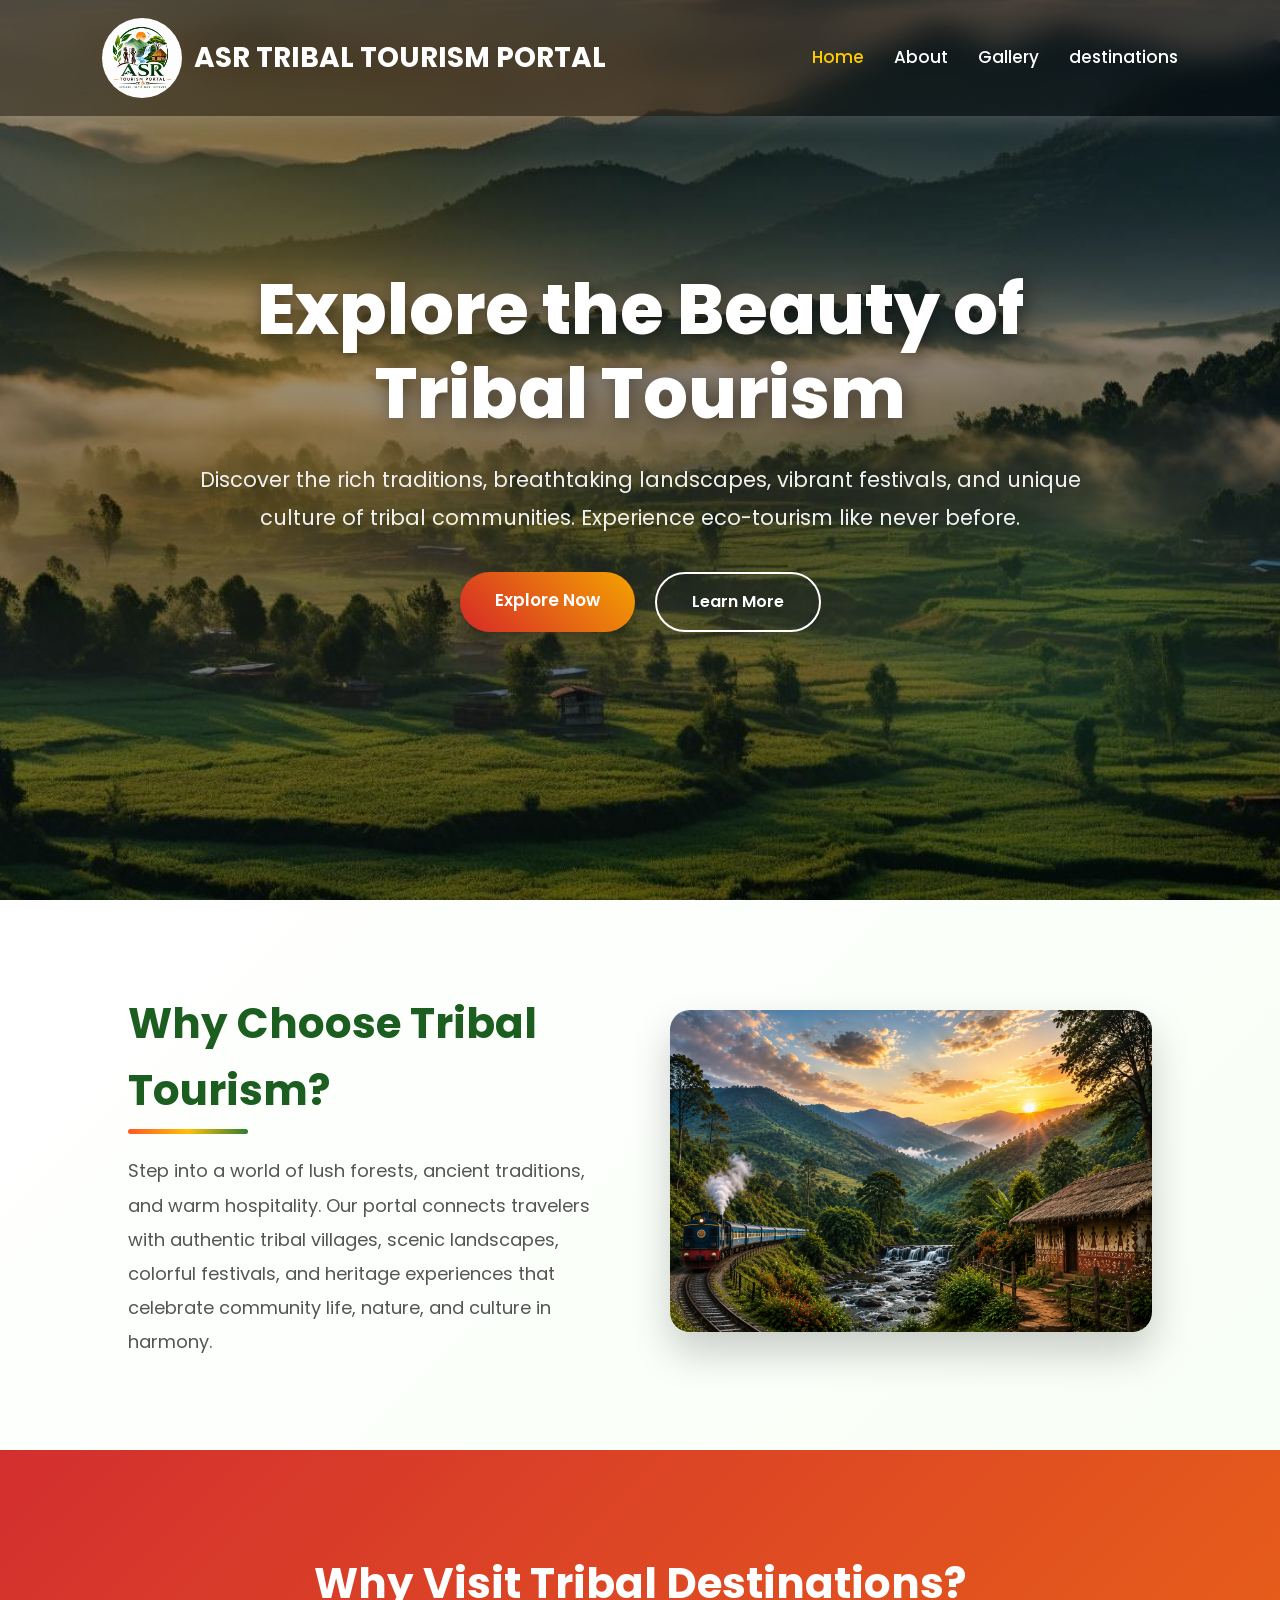
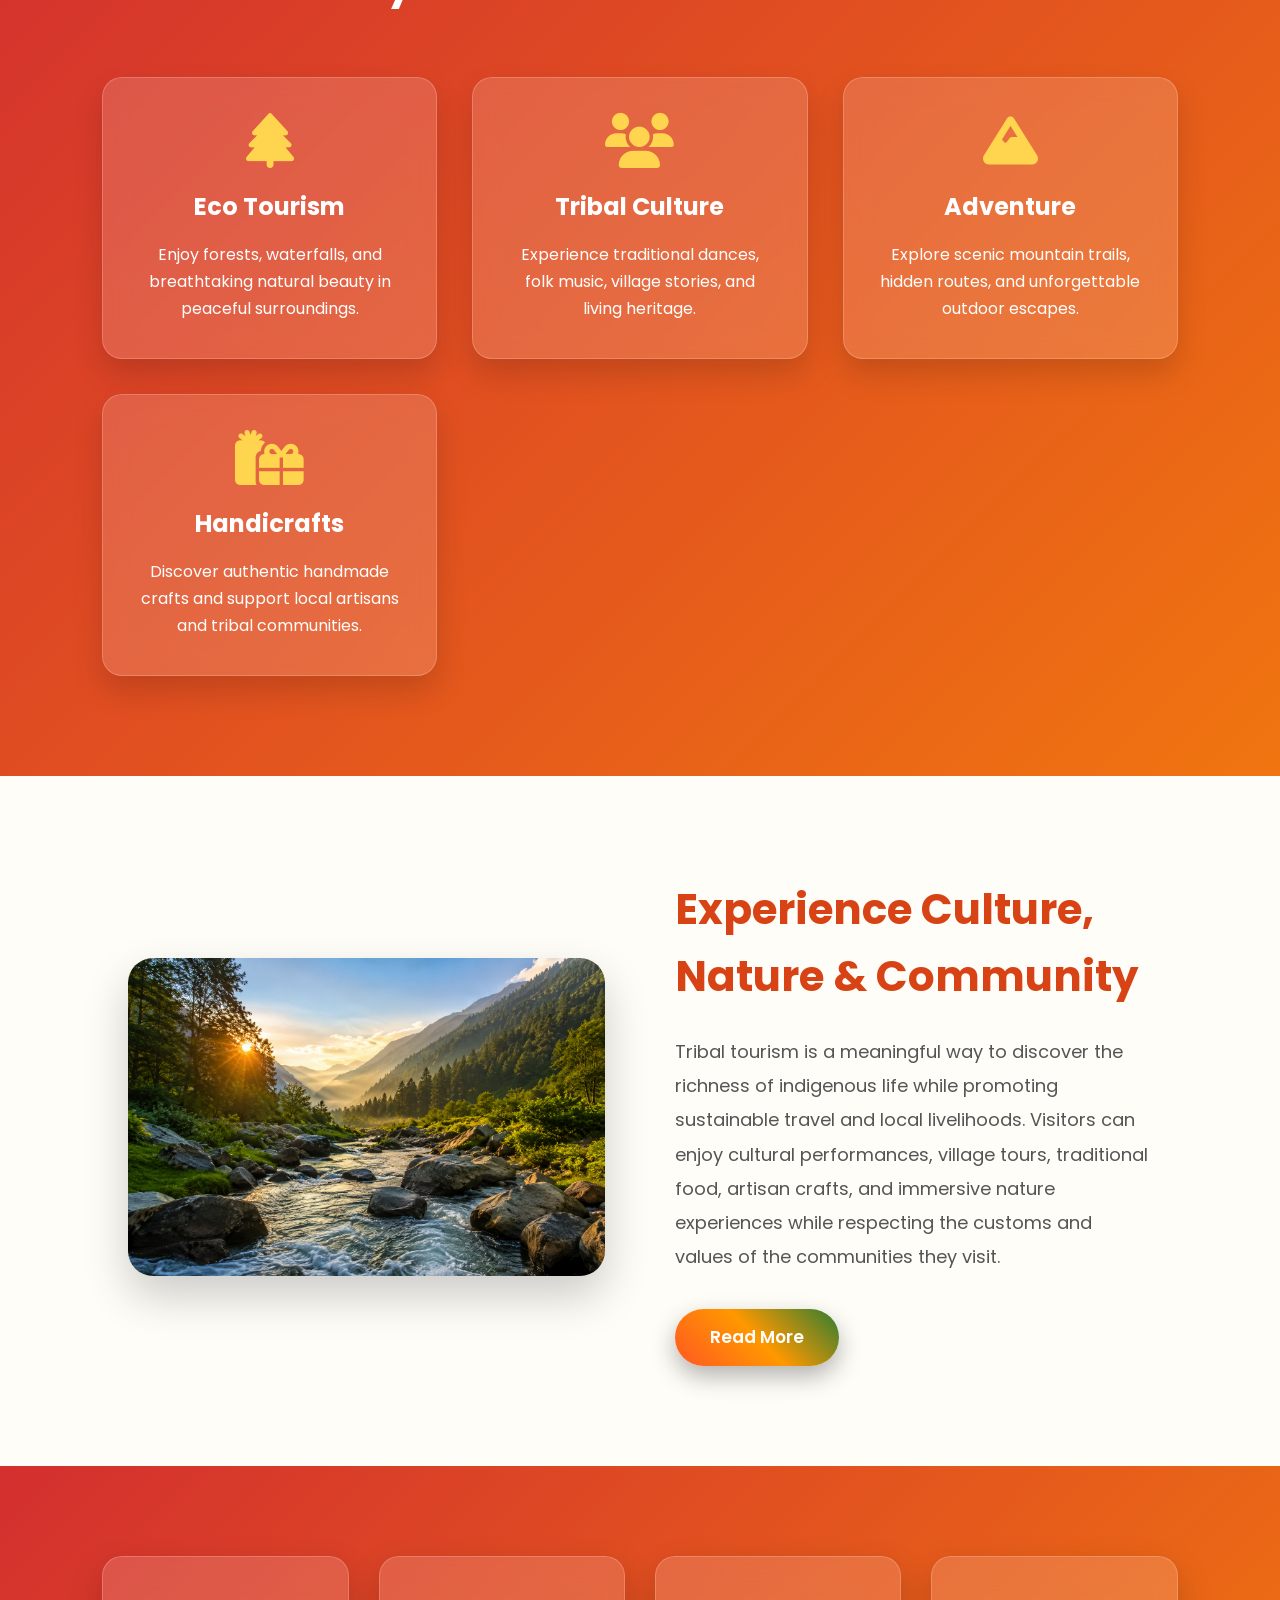
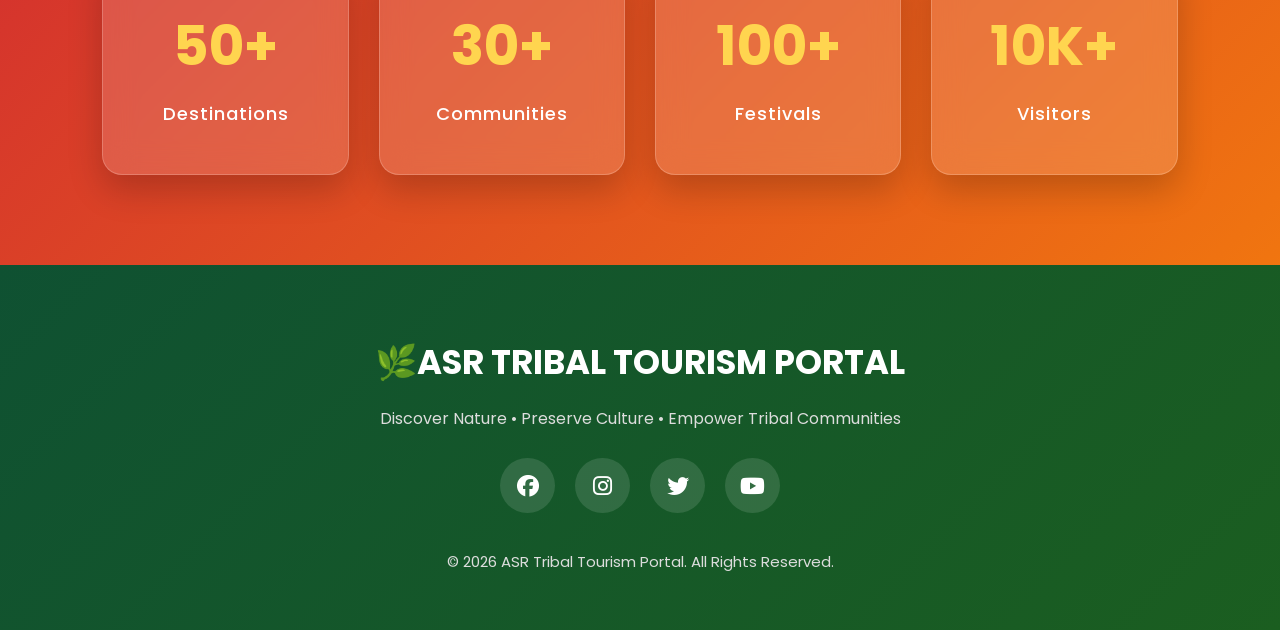
<file: index.html>
<!DOCTYPE html>
<html lang="en">
<head>
    <meta charset="UTF-8">
    <meta name="viewport" content="width=device-width, initial-scale=1.0">
    <title>Tribal Tourism Portal</title>

    <!-- Google Font -->
    <link href="https://fonts.googleapis.com/css2?family=Poppins:wght@300;400;500;600;700;800&display=swap" rel="stylesheet">

    <!-- CSS -->
    <link rel="stylesheet" href="style.css">

    <!-- Font Awesome Icons -->
    <link rel="stylesheet" href="https://cdnjs.cloudflare.com/ajax/libs/font-awesome/6.5.2/css/all.min.css">
</head>

<body>

<!-- ================= HEADER ================= -->

<header>

    <nav class="navbar">

        <div class="logo">
            <img src="logo new.png" alt="Tribal Tourism Logo">
            <span>ASR TRIBAL TOURISM PORTAL</span>
        </div>

        <ul class="nav-links">
            <li><a href="#" class="active">Home</a></li>
            <li><a href="about.html">About</a></li>
            <li><a href="gallery.html">Gallery</a></li>
            <li><a href="destinations.html">destinations</a></li>
        </ul>

    </nav>

</header>

<!-- ================= HERO SECTION ================= -->

<section class="hero">

    <div class="hero-content">
        <h1>Explore the Beauty of Tribal Tourism</h1>

        <p>
            Discover the rich traditions, breathtaking landscapes,
            vibrant festivals, and unique culture of tribal communities.
            Experience eco-tourism like never before.
        </p>

        <div class="hero-buttons">
            <a href="#" class="btn">Explore Now</a>
            <a href="#about" class="btn-outline">Learn More</a>
        </div>

    </div>

</section>

<!-- ================= WELCOME ================= -->

<section class="welcome" id="about">

    <div class="welcome-text">

        <h2>Why Choose Tribal Tourism?</h2>

        <p>
            Step into a world of lush forests, ancient traditions, and warm hospitality.
            Our portal connects travelers with authentic tribal villages, scenic landscapes,
            colorful festivals, and heritage experiences that celebrate community life,
            nature, and culture in harmony.
        </p>

    </div>

    <div class="welcome-image">

        <img src="nature.png" alt="Tribal tourism destination">

    </div>

</section>

<!-- ================= FEATURES ================= -->

<section class="features">

    <h2>Why Visit Tribal Destinations?</h2>

    <div class="feature-box">

        <div class="card">
            <i class="fas fa-tree"></i>
            <h3>Eco Tourism</h3>
            <p>Enjoy forests, waterfalls, and breathtaking natural beauty in peaceful surroundings.</p>
        </div>

        <div class="card">
            <i class="fas fa-users"></i>
            <h3>Tribal Culture</h3>
            <p>Experience traditional dances, folk music, village stories, and living heritage.</p>
        </div>

        <div class="card">
            <i class="fas fa-mountain"></i>
            <h3>Adventure</h3>
            <p>Explore scenic mountain trails, hidden routes, and unforgettable outdoor escapes.</p>
        </div>

        <div class="card">
            <i class="fas fa-gifts"></i>
            <h3>Handicrafts</h3>
            <p>Discover authentic handmade crafts and support local artisans and tribal communities.</p>
        </div>

    </div>

</section>

<!-- ================= ABOUT ================= -->

<section class="about">

    <div class="about-image">
        <img src="2ff0c1e5-83ea-459d-a21d-d8d52c682a72.png" alt="About tribal tourism">
    </div>

    <div class="about-content">

        <h2>Experience Culture, Nature & Community</h2>

        <p>
            Tribal tourism is a meaningful way to discover the richness of indigenous life while
            promoting sustainable travel and local livelihoods. Visitors can enjoy cultural
            performances, village tours, traditional food, artisan crafts, and immersive nature
            experiences while respecting the customs and values of the communities they visit.
        </p>

        <a href="about.html" class="btn">Read More</a>

    </div>

</section>

<!-- ================= COUNTER ================= -->

<section class="counter">

    <div class="count">
        <h2>50+</h2>
        <p>Destinations</p>
    </div>

    <div class="count">
        <h2>30+</h2>
        <p>Communities</p>
    </div>

    <div class="count">
        <h2>100+</h2>
        <p>Festivals</p>
    </div>

    <div class="count">
        <h2>10K+</h2>
        <p>Visitors</p>
    </div>

</section>

<!-- ================= FOOTER ================= -->

<footer>

    <div class="footer-content">

        <h2>🌿ASR TRIBAL TOURISM PORTAL</h2>

        <p>
            Discover Nature • Preserve Culture • Empower Tribal Communities
        </p>

        <div class="social">

            <a href="#"><i class="fab fa-facebook"></i></a>

            <a href="#"><i class="fab fa-instagram"></i></a>

            <a href="#"><i class="fab fa-twitter"></i></a>

            <a href="#"><i class="fab fa-youtube"></i></a>

        </div>

        <p class="copyright">
            © 2026 ASR Tribal Tourism Portal. All Rights Reserved.
        </p>

    </div>

</footer>

</body>
</html>
</file>
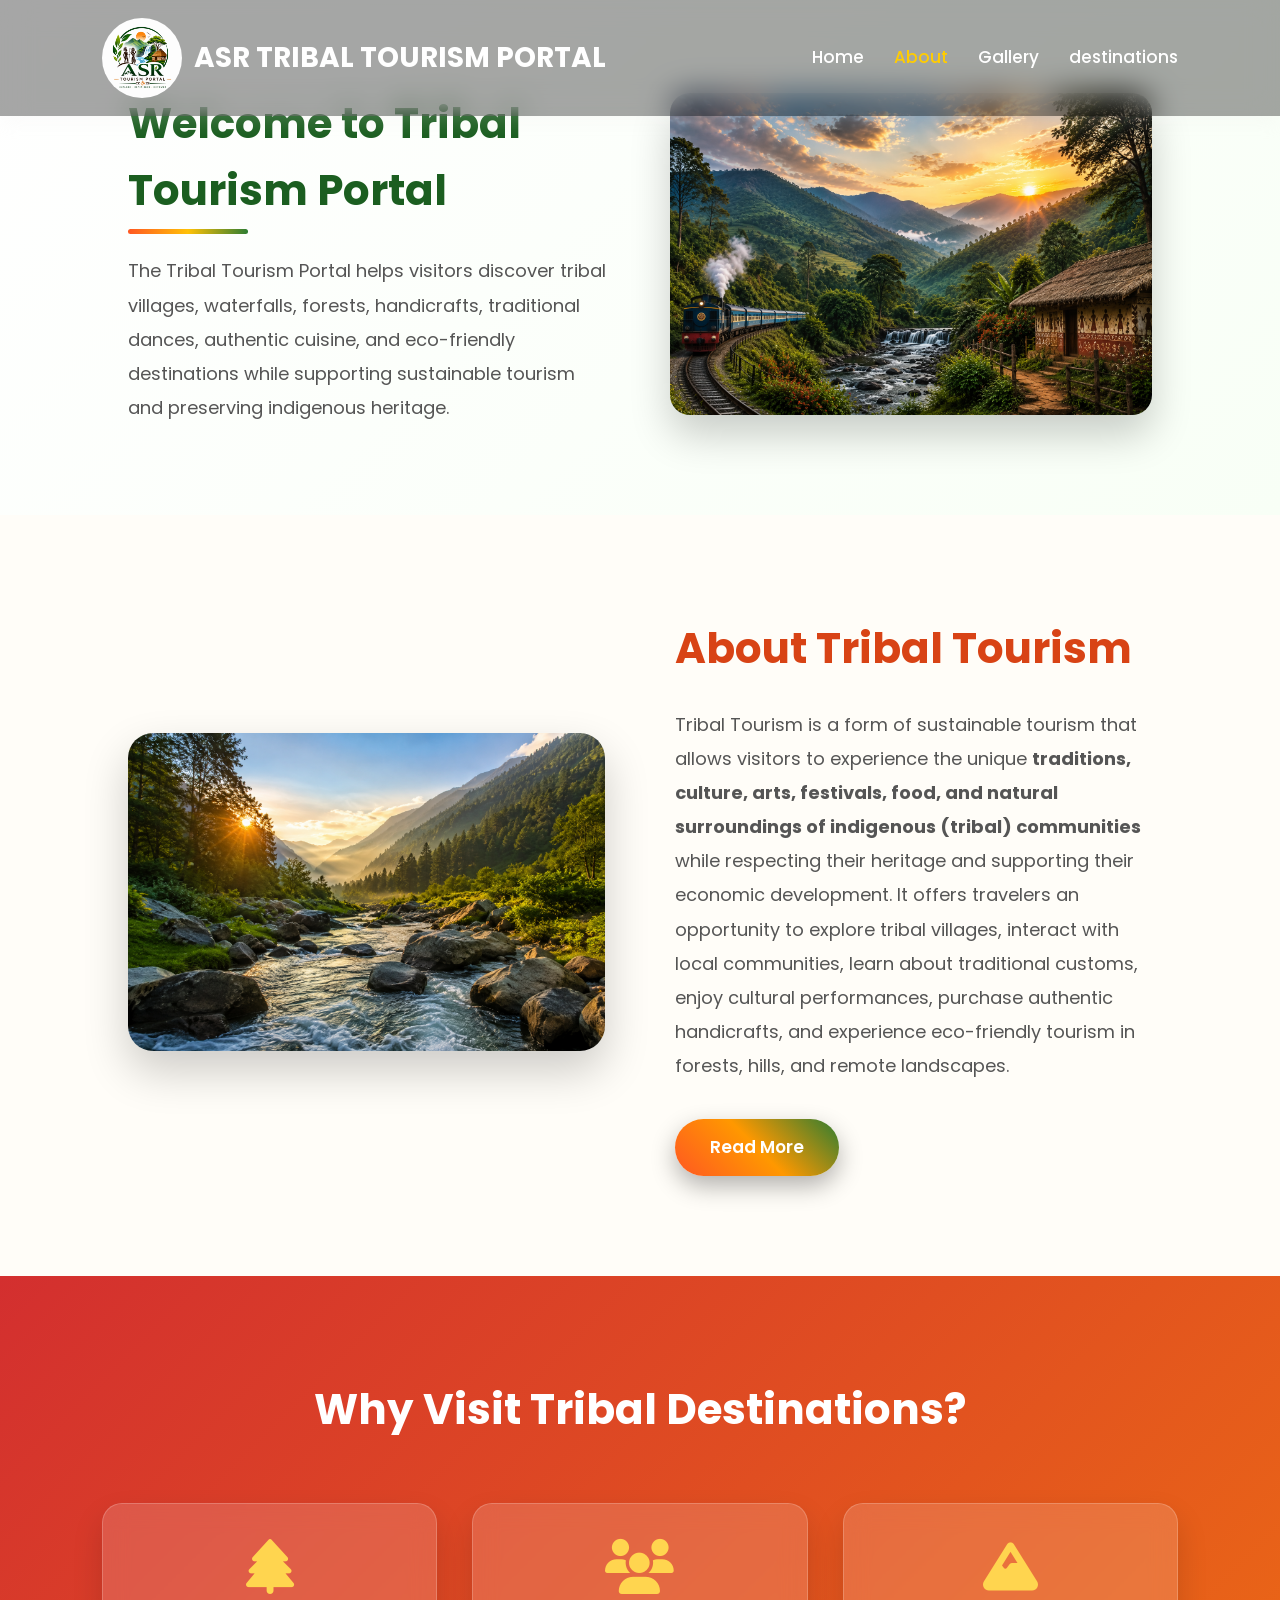
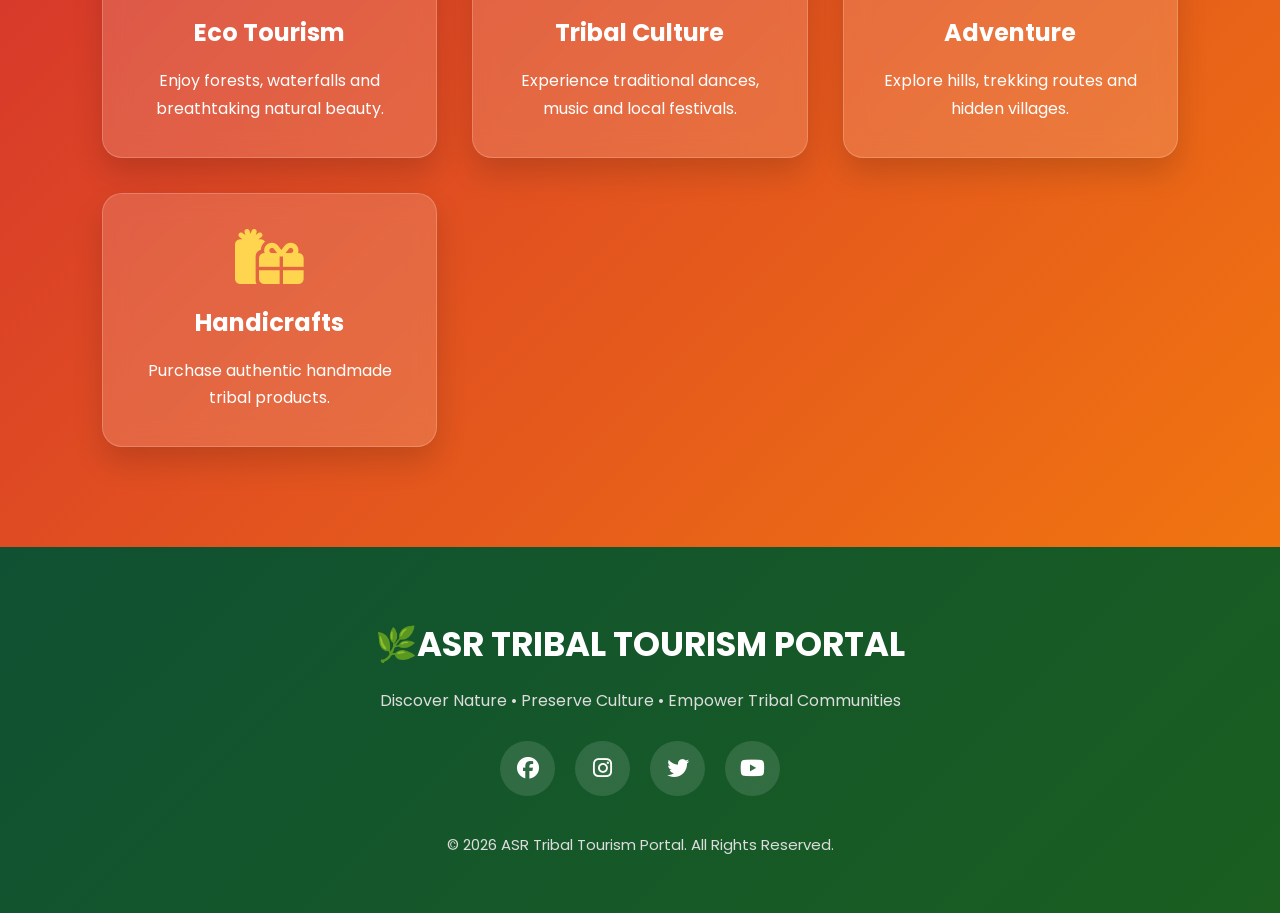
<file: about.html>
<!DOCTYPE html>
<html lang="en">
<head>
    <meta charset="UTF-8">
    <meta name="viewport" content="width=device-width, initial-scale=1.0">
    <title>Tribal Tourism Portal</title>

    <!-- Google Font -->
    <link href="https://fonts.googleapis.com/css2?family=Poppins:wght@300;400;500;600;700;800&display=swap" rel="stylesheet">

    <!-- CSS -->
    <link rel="stylesheet" href="style.css">

    <!-- Font Awesome Icons -->
    <link rel="stylesheet" href="https://cdnjs.cloudflare.com/ajax/libs/font-awesome/6.5.2/css/all.min.css">
</head>

<body>

<!-- ================= HEADER ================= -->

<header>

    <nav class="navbar">

        <div class="logo">
            <img src="logo new.png" alt="Tribal Tourism Logo">
            <span>ASR TRIBAL TOURISM PORTAL</span>
        </div>

        <ul class="nav-links">
            <li><a href="index.html">Home</a></li>
            <li><a href="#about" class="active">About</a></li>
            <li><a href="gallery.html">Gallery</a></li>
            <li><a href="destinations.html">destinations</a></li>
        </ul>

    </nav>

</header>

<!-- ================= WELCOME ================= -->

<section class="welcome">

    <div class="welcome-text">

        <h2>Welcome to Tribal Tourism Portal</h2>

        <p>
            The Tribal Tourism Portal helps visitors discover tribal villages,
            waterfalls, forests, handicrafts, traditional dances,
            authentic cuisine, and eco-friendly destinations while supporting
            sustainable tourism and preserving indigenous heritage.
        </p>

    </div>

    <div class="welcome-image">

        <img src="nature.png" alt="Tribal Tourism">

    </div>

</section>
<!-- ================= ABOUT ================= -->

<section class="about" id="about">

    <div class="about-image">
        <img src="2ff0c1e5-83ea-459d-a21d-d8d52c682a72.png" alt="About">
    </div>

    <div class="about-content">

        <h2>About Tribal Tourism</h2>

        <p>
            Tribal Tourism is a form of sustainable tourism that allows visitors to experience the unique <strong>traditions, culture, arts, festivals, food, and natural surroundings of indigenous (tribal) communities</strong> while respecting their heritage and supporting their economic development.

It offers travelers an opportunity to explore tribal villages, interact with local communities, learn about traditional customs, enjoy cultural performances, purchase authentic handicrafts, and experience eco-friendly tourism in forests, hills, and remote landscapes.
        </p>

        <a href="#" class="btn">Read More</a>

    </div>

</section>
<!-- ================= FEATURES ================= -->

<section class="features">

    <h2>Why Visit Tribal Destinations?</h2>

    <div class="feature-box">

        <div class="card">
            <i class="fas fa-tree"></i>
            <h3>Eco Tourism</h3>
            <p>Enjoy forests, waterfalls and breathtaking natural beauty.</p>
        </div>

        <div class="card">
            <i class="fas fa-users"></i>
            <h3>Tribal Culture</h3>
            <p>Experience traditional dances, music and local festivals.</p>
        </div>

        <div class="card">
            <i class="fas fa-mountain"></i>
            <h3>Adventure</h3>
            <p>Explore hills, trekking routes and hidden villages.</p>
        </div>

        <div class="card">
            <i class="fas fa-gifts"></i>
            <h3>Handicrafts</h3>
            <p>Purchase authentic handmade tribal products.</p>
        </div>

    </div>

</section>
<!-- ================= FOOTER ================= -->

<footer>

    <div class="footer-content">

        <h2>🌿ASR TRIBAL TOURISM PORTAL</h2>

        <p>
            Discover Nature • Preserve Culture • Empower Tribal Communities
        </p>

        <div class="social">

            <a href="#"><i class="fab fa-facebook"></i></a>

            <a href="#"><i class="fab fa-instagram"></i></a>

            <a href="#"><i class="fab fa-twitter"></i></a>

            <a href="#"><i class="fab fa-youtube"></i></a>

        </div>

        <p class="copyright">
            © 2026 ASR Tribal Tourism Portal. All Rights Reserved.
        </p>

    </div>

</footer>

</body>
</html>
</file>
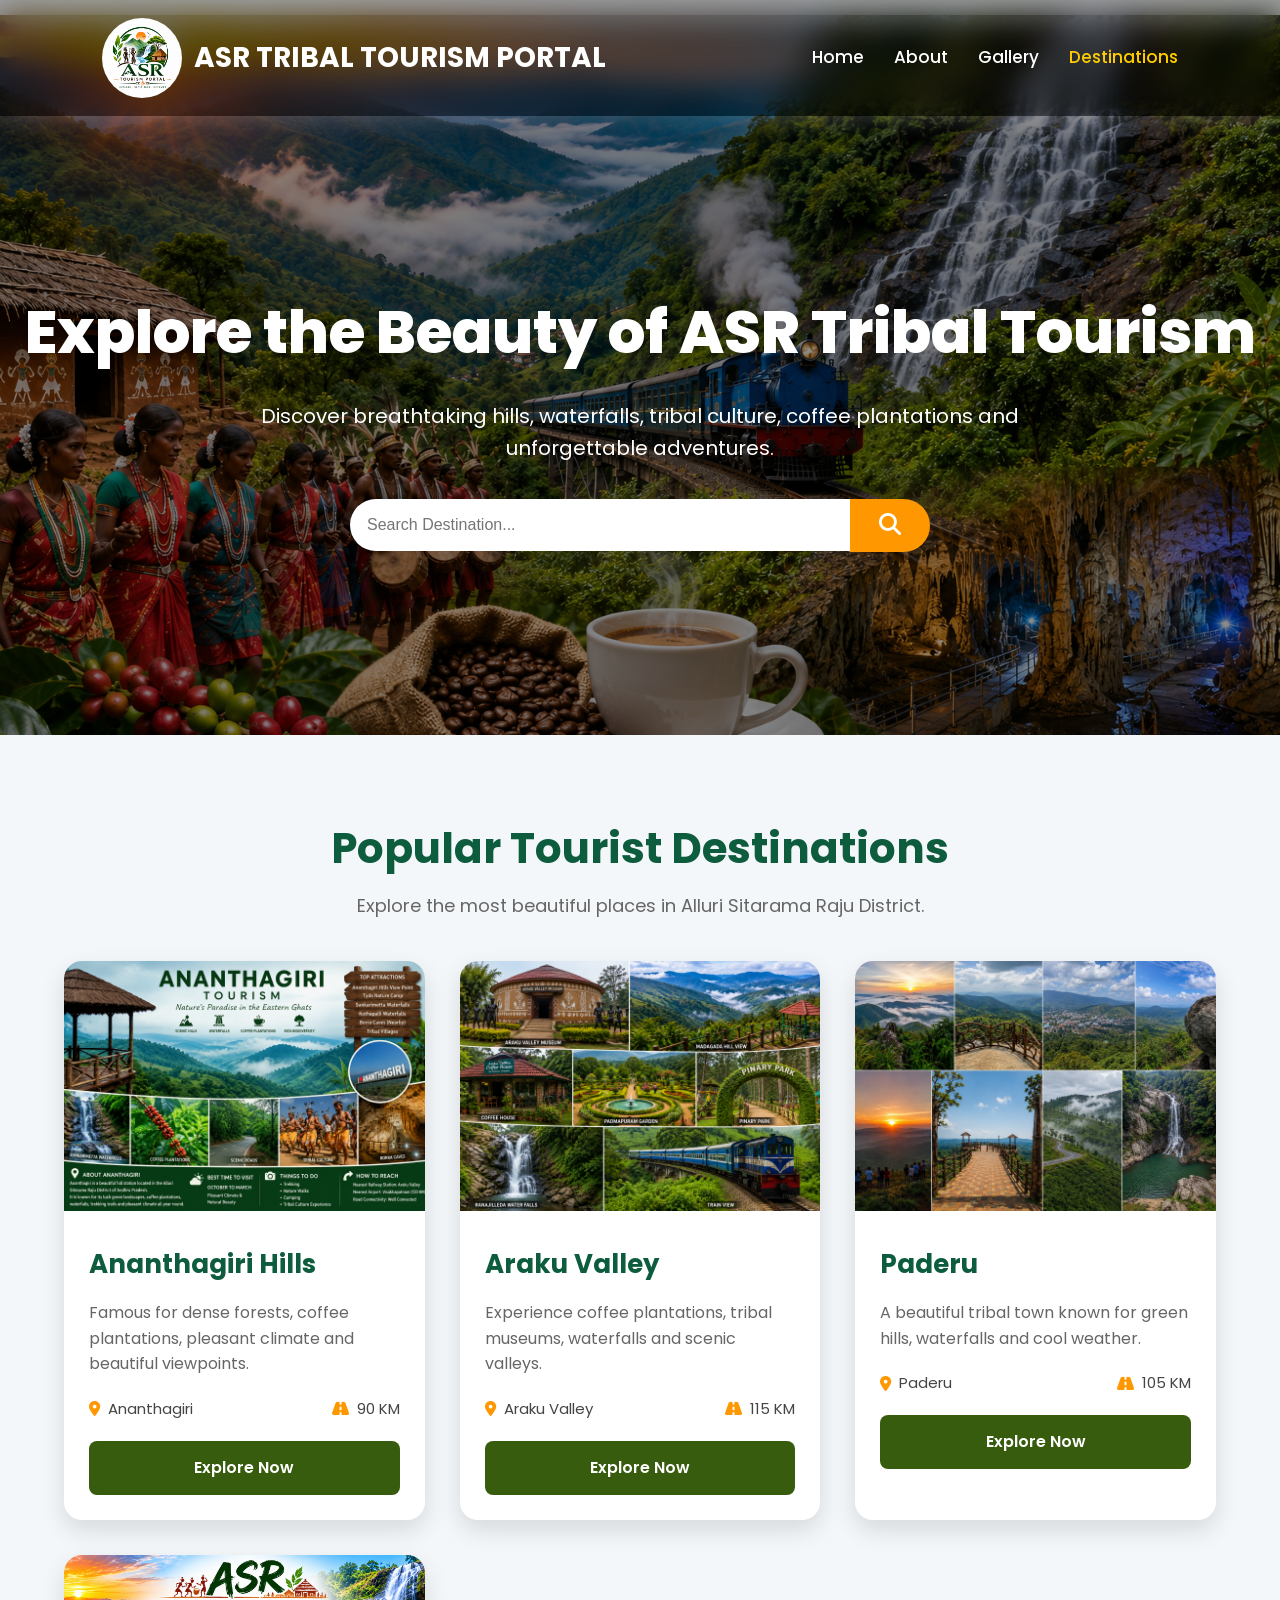
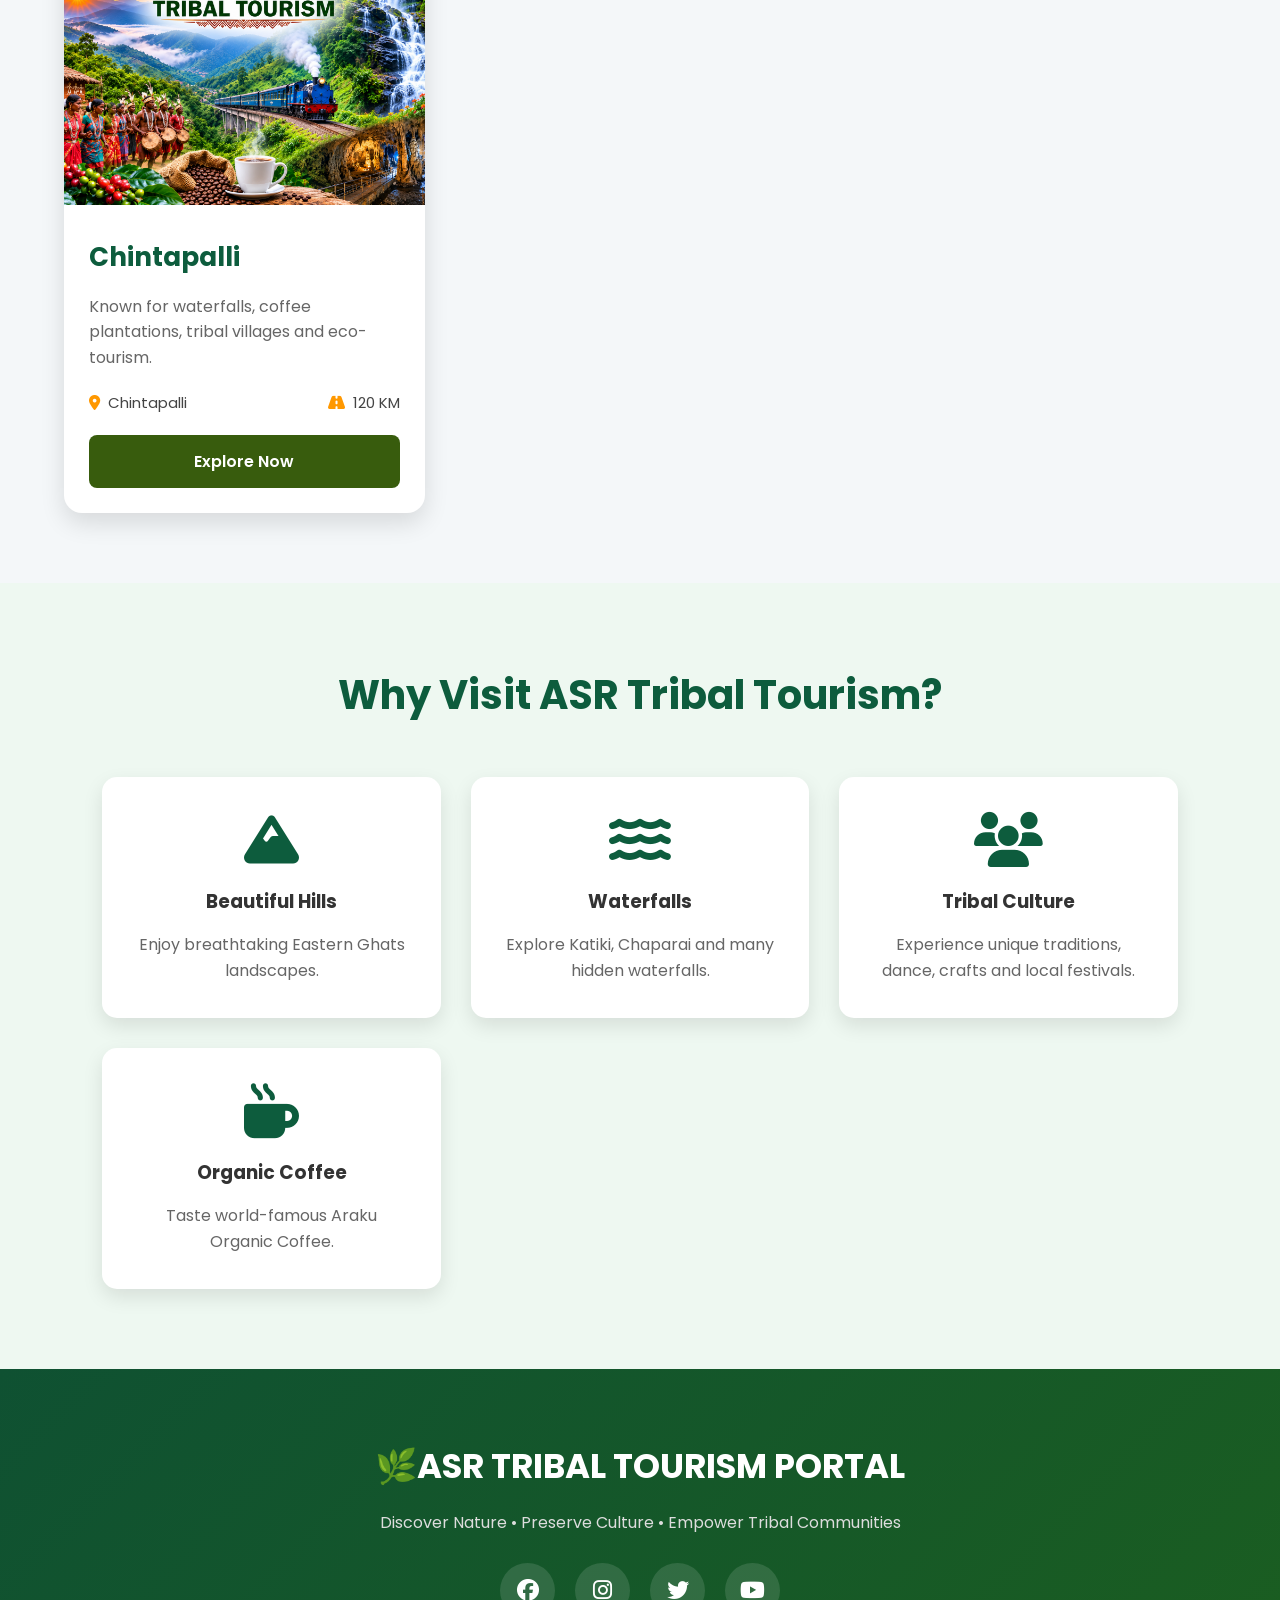
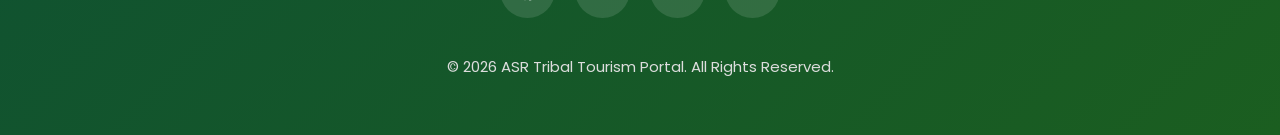
<file: destinations.html>
<!DOCTYPE html>
<html lang="en">
<head>
    <meta charset="UTF-8">
    <meta name="viewport" content="width=device-width, initial-scale=1.0">
    <title>Destinations | ASR Tribal Tourism Portal</title>

    <!-- Google Font -->
    <link href="https://fonts.googleapis.com/css2?family=Poppins:wght@300;400;500;600;700;800&display=swap" rel="stylesheet">

    <!-- Font Awesome -->
    <link rel="stylesheet"
    href="https://cdnjs.cloudflare.com/ajax/libs/font-awesome/6.5.2/css/all.min.css">

    <!-- CSS -->
    <link rel="stylesheet" href="destinations.css">

</head>
<body>

<!-- ================= HEADER ================= -->

<header>

<nav class="navbar">

<div class="logo">

<img src="logo new.png" alt="ASR Logo">

<span>ASR TRIBAL TOURISM PORTAL</span>

</div>

<ul class="nav-links">

<li><a href="index.html">Home</a></li>

<li><a href="about.html">About</a></li>

<li><a href="gallery.html">Gallery</a></li>

<li><a href="destinations.html" class="active">Destinations</a></li>

</ul>

<div class="menu-btn">

<i class="fas fa-bars"></i>

</div>

</nav>

</header>

<!-- ================= HERO ================= -->

<section class="destination-hero">
    <div class="hero-overlay">

<h1>Explore the Beauty of ASR Tribal Tourism</h1>

<p>

Discover breathtaking hills, waterfalls, tribal culture,
coffee plantations and unforgettable adventures.

</p>

<div class="hero-search">

<input
type="text"
placeholder="Search Destination...">

<button>

<i class="fas fa-search"></i>

</button>

</div>

</div>

</section>

<!-- ================= DESTINATION TITLE ================= -->

<section class="section-title">

<h2>Popular Tourist Destinations</h2>

<p>

Explore the most beautiful places in
Alluri Sitarama Raju District.

</p>

</section>

<!-- ================= DESTINATION GRID ================= -->

<section class="destination-section">

<div class="destination-grid">

<!-- ================= CARD 1 ================= -->

<div class="destination-card">

<img src="ananthagiri tourism.png"
alt="Ananthagiri">

<div class="destination-content">

<h3>Ananthagiri Hills</h3>

<p>

Famous for dense forests, coffee plantations,
pleasant climate and beautiful viewpoints.

</p>

<div class="destination-info">

<span>

<i class="fas fa-map-marker-alt"></i>

Ananthagiri

</span>

<span>

<i class="fas fa-road"></i>

90 KM

</span>

</div>

<a href="ananthagiri.html"
class="btn">

Explore Now

</a>

</div>

</div>

<!-- ================= CARD 2 ================= -->

<div class="destination-card">

<img src="araku valley tourism.png"
alt="Araku Valley">

<div class="destination-content">

<h3>Araku Valley</h3>

<p>

Experience coffee plantations,
tribal museums, waterfalls and scenic valleys.

</p>

<div class="destination-info">

<span>

<i class="fas fa-map-marker-alt"></i>

Araku Valley

</span>

<span>

<i class="fas fa-road"></i>

115 KM

</span>

</div>

<a href="araku.html"
class="btn">Explore Now</a>

</div>

</div>

<!-- ================= CARD 3 ================= -->

<div class="destination-card">

<img src="paderu destination.png"
alt="Paderu">

<div class="destination-content">

<h3>Paderu</h3>

<p>

A beautiful tribal town known for
green hills, waterfalls and cool weather.

</p>

<div class="destination-info">

<span>

<i class="fas fa-map-marker-alt"></i>

Paderu

</span>

<span>

<i class="fas fa-road"></i>

105 KM

</span>

</div>

<a href="paderu.html" class="btn">Explore Now</a>

</div>

</div>

<!-- ================= CARD 4 ================= -->

<div class="destination-card">

<img src="destinationpic1.png"
alt="Chintapalli">

<div class="destination-content">

<h3>Chintapalli</h3>

<p>

Known for waterfalls,
coffee plantations,
tribal villages and eco-tourism.

</p>

<div class="destination-info">

<span>

<i class="fas fa-map-marker-alt"></i>

Chintapalli

</span>

<span>

<i class="fas fa-road"></i>

120 KM

</span>

</div>

<a href="chintapalli.html"
class="btn">

Explore Now

</a>

</div>

</div>

</div>

</section>

<!-- ================= WHY VISIT ================= -->

<section class="why-visit">

<h2>Why Visit ASR Tribal Tourism?</h2>

<div class="visit-grid">

<div class="visit-box">

<i class="fas fa-mountain"></i>

<h3>Beautiful Hills</h3>

<p>

Enjoy breathtaking Eastern Ghats landscapes.

</p>

</div>

<div class="visit-box">

<i class="fas fa-water"></i>

<h3>Waterfalls</h3>

<p>

Explore Katiki, Chaparai and many hidden waterfalls.

</p>

</div>

<div class="visit-box">

<i class="fas fa-users"></i>

<h3>Tribal Culture</h3>

<p>

Experience unique traditions,
dance, crafts and local festivals.

</p>

</div>

<div class="visit-box">

<i class="fas fa-mug-hot"></i>

<h3>Organic Coffee</h3>

<p>

Taste world-famous Araku Organic Coffee.

</p>

</div>

</div>

</section>

<!-- ================= FOOTER ================= -->

<footer>

    <div class="footer-content">

        <h2>🌿ASR TRIBAL TOURISM PORTAL</h2>

        <p>
            Discover Nature • Preserve Culture • Empower Tribal Communities
        </p>

        <div class="social">

            <a href="#"><i class="fab fa-facebook"></i></a>

            <a href="#"><i class="fab fa-instagram"></i></a>

            <a href="#"><i class="fab fa-twitter"></i></a>

            <a href="#"><i class="fab fa-youtube"></i></a>

        </div>

        <p class="copyright">
            © 2026 ASR Tribal Tourism Portal. All Rights Reserved.
        </p>

    </div>

</footer>

<script src="script.js"></script>

</body>
</html>
</file>
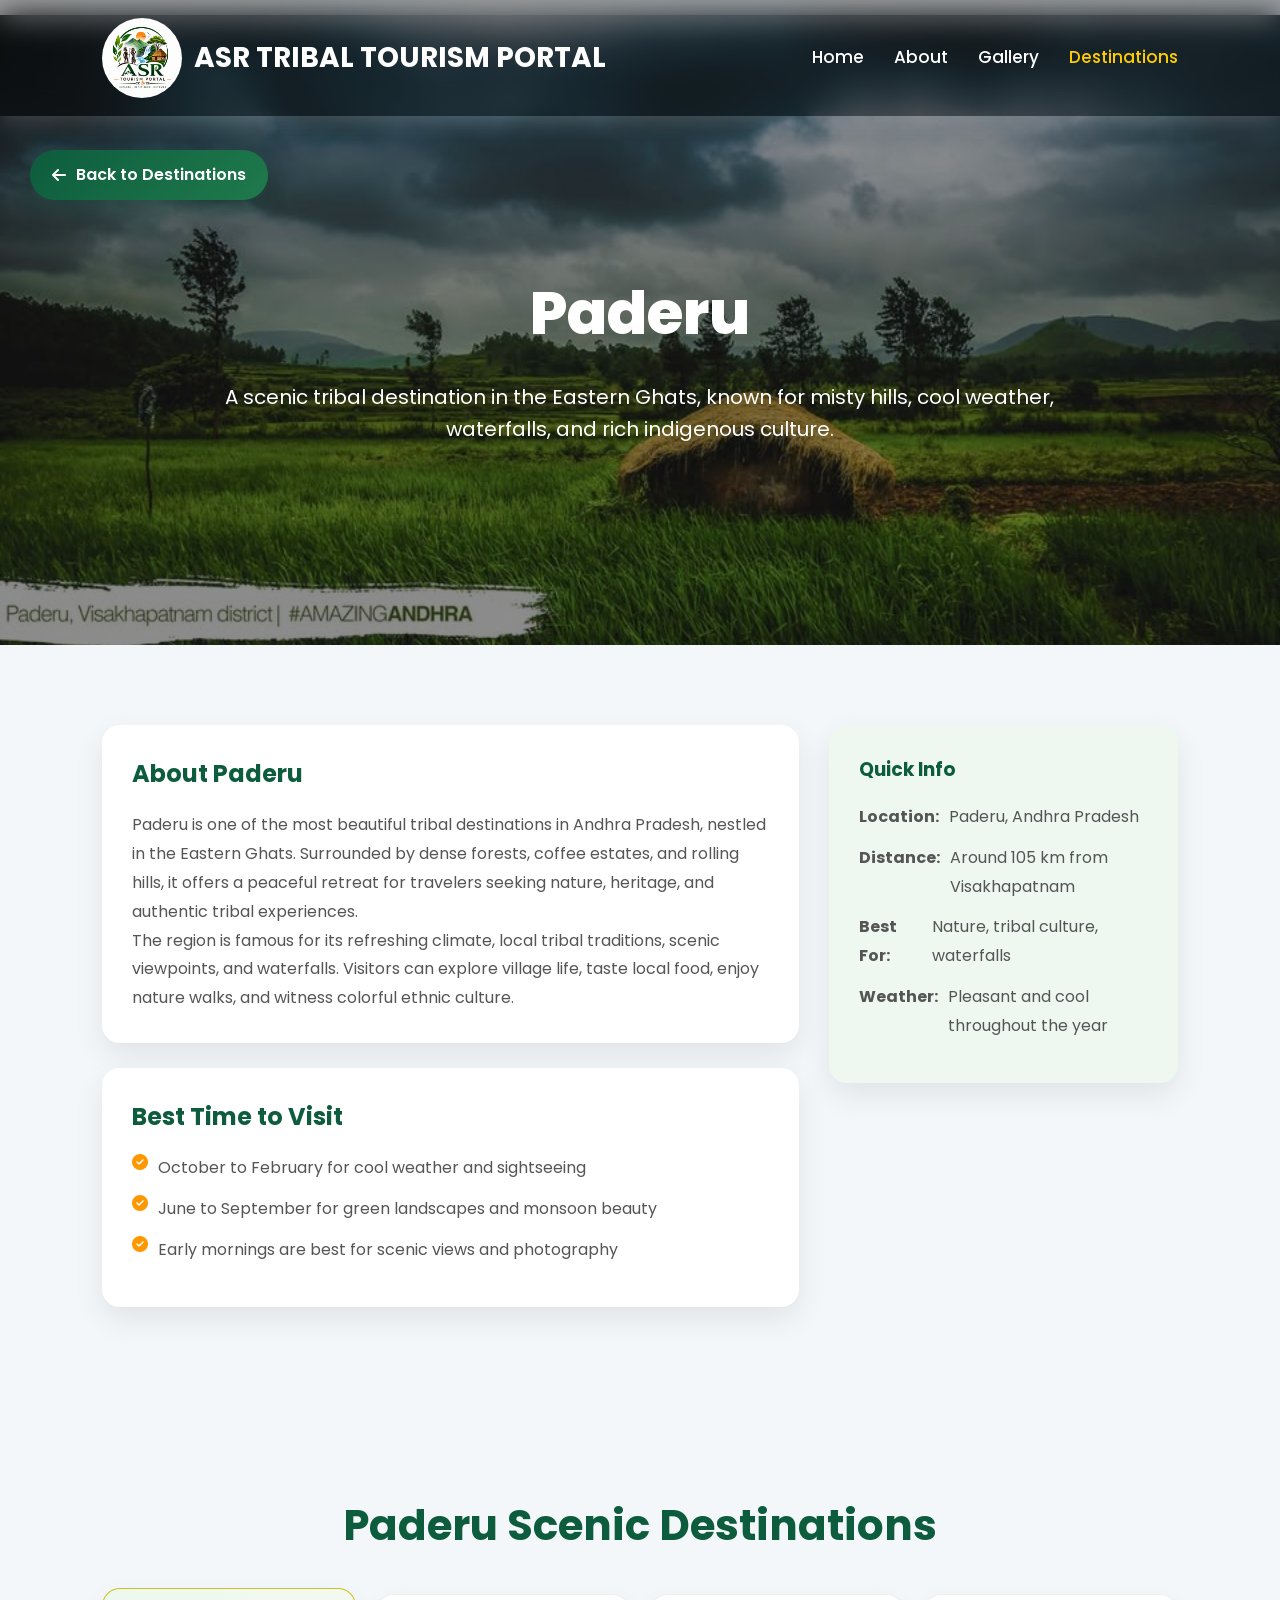
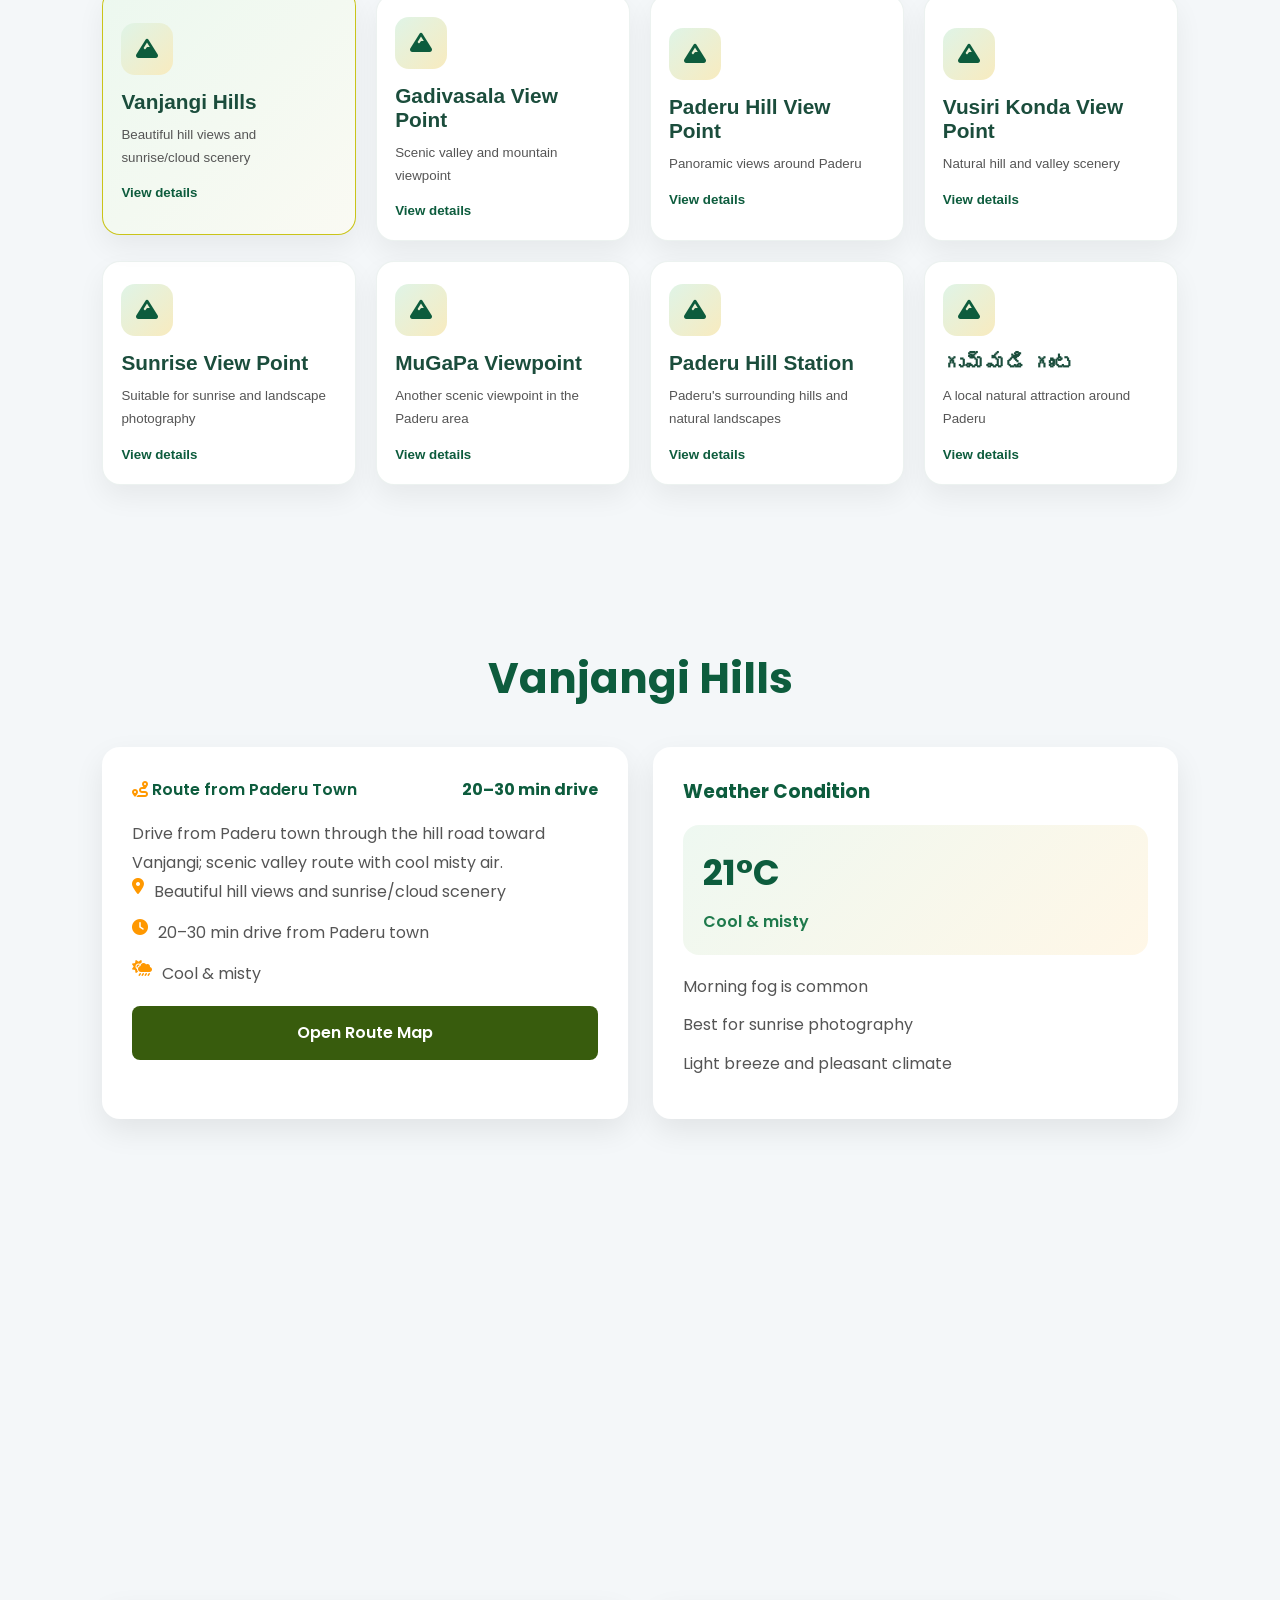
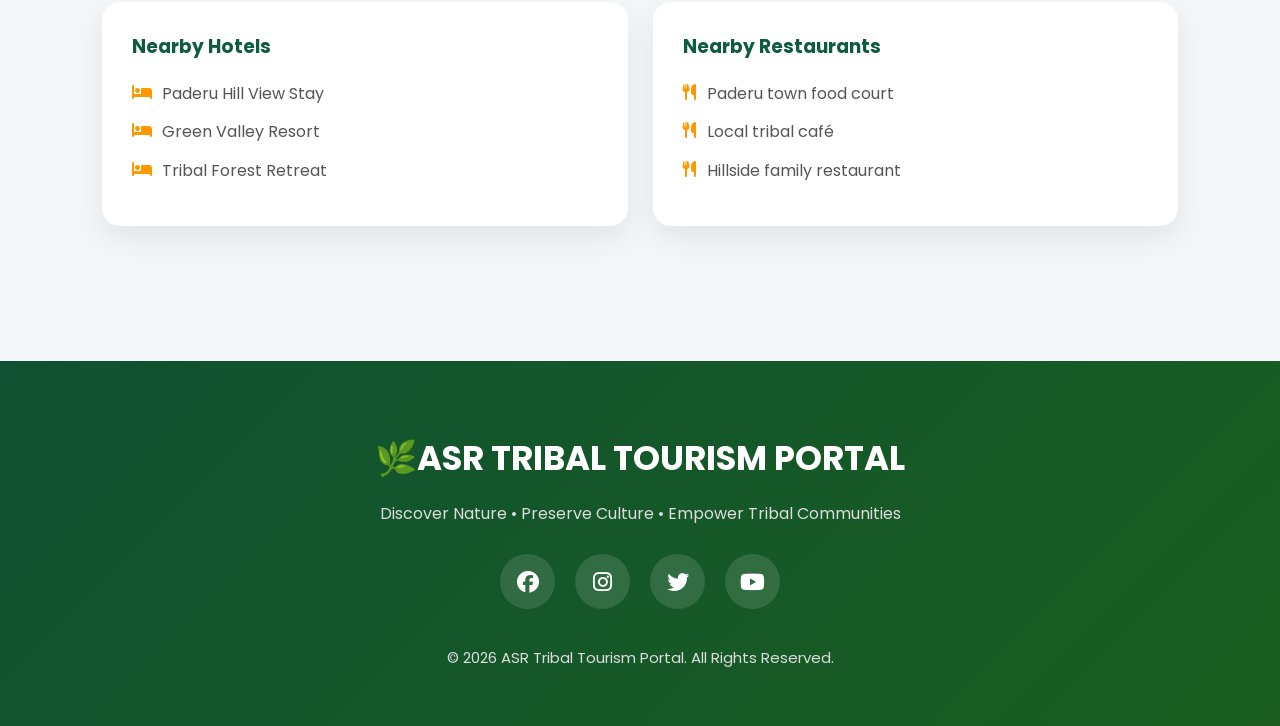
<file: paderu.html>
<!DOCTYPE html>
<html lang="en">
<head>
    <meta charset="UTF-8">
    <meta name="viewport" content="width=device-width, initial-scale=1.0">
    <title>Paderu | ASR Tribal Tourism Portal</title>

    <link href="https://fonts.googleapis.com/css2?family=Poppins:wght@300;400;500;600;700;800&display=swap" rel="stylesheet">
    <link rel="stylesheet" href="https://cdnjs.cloudflare.com/ajax/libs/font-awesome/6.5.2/css/all.min.css">
    <link rel="stylesheet" href="destinations.css">
    <link rel="stylesheet" href="paderu.css">
</head>
<body>

<!-- ================= HEADER ================= -->

<header>
    <nav class="navbar">
        <div class="logo">
            <img src="logo new.png" alt="ASR Logo">
            <span>ASR TRIBAL TOURISM PORTAL</span>
        </div>

        <ul class="nav-links">
            <li><a href="index.html">Home</a></li>
            <li><a href="about.html">About</a></li>
            <li><a href="gallery.html">Gallery</a></li>
            <li><a href="destinations.html" class="active">Destinations</a></li>
        </ul>

        <div class="menu-btn">
            <i class="fas fa-bars"></i>
        </div>
    </nav>
</header>

<!-- ================= BACK NAVIGATION ================= -->

<div class="detail-back-wrap">
    <a href="destinations.html" class="back-btn">
        <i class="fas fa-arrow-left"></i> Back to Destinations
    </a>
</div>

<!-- ================= HERO ================= -->

<section class="detail-hero">
    <div class="hero-overlay">
        <h1>Paderu</h1>
        <p>
            A scenic tribal destination in the Eastern Ghats, known for misty hills,
            cool weather, waterfalls, and rich indigenous culture.
        </p>
    </div>
</section>

<!-- ================= OVERVIEW ================= -->

<section class="detail-page">
    <div class="detail-container">
        <div class="detail-content">
            <div class="detail-card">
                <h2>About Paderu</h2>
                <p>
                    Paderu is one of the most beautiful tribal destinations in Andhra Pradesh,
                    nestled in the Eastern Ghats. Surrounded by dense forests, coffee estates,
                    and rolling hills, it offers a peaceful retreat for travelers seeking nature,
                    heritage, and authentic tribal experiences.
                </p>
                <p>
                    The region is famous for its refreshing climate, local tribal traditions,
                    scenic viewpoints, and waterfalls. Visitors can explore village life,
                    taste local food, enjoy nature walks, and witness colorful ethnic culture.
                </p>
            </div>

            <div class="detail-card">
                <h2>Best Time to Visit</h2>
                <ul class="detail-list">
                    <li><i class="fas fa-check-circle"></i> October to February for cool weather and sightseeing</li>
                    <li><i class="fas fa-check-circle"></i> June to September for green landscapes and monsoon beauty</li>
                    <li><i class="fas fa-check-circle"></i> Early mornings are best for scenic views and photography</li>
                </ul>
            </div>
        </div>

        <aside class="info-panel">
            <div class="detail-card">
                <h3>Quick Info</h3>
                <ul class="mini-info">
                    <li><strong>Location:</strong> Paderu, Andhra Pradesh</li>
                    <li><strong>Distance:</strong> Around 105 km from Visakhapatnam</li>
                    <li><strong>Best For:</strong> Nature, tribal culture, waterfalls</li>
                    <li><strong>Weather:</strong> Pleasant and cool throughout the year</li>
                </ul>
            </div>
        </aside>
    </div>
</section>

<!-- ================= SCENIC DESTINATIONS ================= -->

<section class="location-directory">
    <div class="section-heading">
        <h2>Paderu Scenic Destinations</h2>
    </div>
    <div id="paderu-locations" class="paderu-location-grid"></div>
</section>

<!-- ================= LOCATION DETAILS ================= -->

<section id="location-detail" class="location-detail">
    <div class="section-heading">
        <h2 id="location-title">Select a destination</h2>
    </div>

    <div class="location-detail-grid">
        <div class="detail-card">
            <div class="route-header">
                <span><i class="fas fa-route"></i> Route from Paderu Town</span>
                <strong id="route-duration">—</strong>
            </div>
            <p id="location-summary">Choose a scenic spot to see the travel route, nearby stays, and weather details.</p>
            <ul id="location-facts" class="detail-list"></ul>
            <div class="route-actions">
                <a id="route-link" href="#" target="_blank" rel="noopener noreferrer" class="btn">Open Route Map</a>
            </div>
        </div>

        <div class="detail-card weather-card">
            <h3>Weather Condition</h3>
            <div class="weather-box">
                <div id="weather-temp" class="weather-temp">—</div>
                <div id="weather-condition" class="weather-condition">—</div>
            </div>
            <ul id="weather-details" class="weather-list"></ul>
        </div>
    </div>

    <div class="map-wrap">
        <iframe id="location-map" src="https://www.google.com/maps?q=Paderu%20Andhra%20Pradesh&output=embed" width="100%" height="420" style="border:0; border-radius:18px;" allowfullscreen="" loading="lazy" referrerpolicy="no-referrer-when-downgrade"></iframe>
    </div>

    <div class="nearby-grid">
        <div class="detail-card">
            <h3>Nearby Hotels</h3>
            <ul id="hotel-list" class="nearby-list"></ul>
        </div>

        <div class="detail-card">
            <h3>Nearby Restaurants</h3>
            <ul id="restaurant-list" class="nearby-list"></ul>
        </div>
    </div>
</section>

<!-- ================= PAGE DATA AND INTERACTIONS ================= -->

<script>
    const paderuLocations = [
        {
            name: "Vanjangi Hills",
            short: "Beautiful hill views and sunrise/cloud scenery",
            route: "Drive from Paderu town through the hill road toward Vanjangi; scenic valley route with cool misty air.",
            duration: "20–30 min drive",
            mapQuery: "Paderu Town to Vanjangi Hills Paderu Andhra Pradesh",
            weather: {
                temp: "21°C",
                title: "Cool & misty",
                details: ["Morning fog is common", "Best for sunrise photography", "Light breeze and pleasant climate"]
            },
            hotels: ["Paderu Hill View Stay", "Green Valley Resort", "Tribal Forest Retreat"],
            restaurants: ["Paderu town food court", "Local tribal café", "Hillside family restaurant"]
        },
        {
            name: "Gadivasala View Point",
            short: "Scenic valley and mountain viewpoint",
            route: "Take the route from Paderu town to the Gadivasala viewpoint via the valley road and lookout stretch.",
            duration: "15–25 min drive",
            mapQuery: "Paderu Town to Gadivasala View Point Paderu Andhra Pradesh",
            weather: {
                temp: "23°C",
                title: "Clear valley breeze",
                details: ["Comfortable morning weather", "Good visibility in daylight", "Cool mountain air throughout the day"]
            },
            hotels: ["Green Valley Resort", "Hill Crest Lodge", "Paderu Homestay"],
            restaurants: ["Tribal kitchen stop", "Paderu local tiffin center", "Forest view café"]
        },
        {
            name: "Paderu Hill View Point",
            short: "Panoramic views around Paderu",
            route: "From central Paderu, head toward the hill viewpoint by the winding roads that showcase the valley landscape.",
            duration: "10–20 min drive",
            mapQuery: "Paderu Town to Paderu Hill View Point Andhra Pradesh",
            weather: {
                temp: "22°C",
                title: "Pleasant hills",
                details: ["Cool climate with low humidity", "Ideal for evening viewing", "Smooth breeze and scenic clouds"]
            },
            hotels: ["Paderu Hill View Stay", "Forest Retreat Inn", "Tribal Valley Guest House"],
            restaurants: ["Paderu town restaurant", "Ammayi mess", "Hill view diner"]
        },
        {
            name: "Vusiri Konda View Point",
            short: "Natural hill and valley scenery",
            route: "Follow the Paderu hill route to Vusiri Konda, where the road opens into a wide valley viewpoint and greenery.",
            duration: "25–35 min drive",
            mapQuery: "Paderu Town to Vusiri Konda View Point Paderu Andhra Pradesh",
            weather: {
                temp: "20°C",
                title: "Cool & refreshing",
                details: ["Frequent mist on the ridge", "Perfect for valley photography", "Best in early morning and dusk"]
            },
            hotels: ["Green Valley Resort", "Paderu Hill View Stay", "Cottages at the valley edge"],
            restaurants: ["Local home food stall", "Tribal veg restaurant", "Paderu roadside kitchen"]
        },
        {
            name: "Sunrise View Point",
            short: "Suitable for sunrise and landscape photography",
            route: "Start early from Paderu town and travel up to the sunrise point for a clear eastern view across the hills.",
            duration: "15–25 min drive",
            mapQuery: "Paderu Town to Sunrise View Point Paderu Andhra Pradesh",
            weather: {
                temp: "18°C",
                title: "Bright sunrise weather",
                details: ["Cool early morning conditions", "Best for sunrise shots", "Low cloud cover on clear days"]
            },
            hotels: ["Hill Crest Lodge", "Paderu Homestay", "Green Valley Resort"],
            restaurants: ["Sunrise café", "Paderu breakfast center", "Village tiffin house"]
        },
        {
            name: "MuGaPa Viewpoint",
            short: "Another scenic viewpoint in the Paderu area",
            route: "Travel from Paderu town toward the MuGaPa viewpoint via the scenic local roads with natural hill views.",
            duration: "20–30 min drive",
            mapQuery: "Paderu Town to MuGaPa Viewpoint Paderu Andhra Pradesh",
            weather: {
                temp: "22°C",
                title: "Fresh and cloudy",
                details: ["Cloudy hill atmosphere", "Great for landscape photography", "Light drizzles possible during monsoon"]
            },
            hotels: ["Paderu Hill View Stay", "Forest Retreat Inn", "Hilltop homestay"],
            restaurants: ["Paderu local restaurant", "Valley food point", "Tribal cuisine corner"]
        },
        {
            name: "Paderu Hill Station",
            short: "Paderu's surrounding hills and natural landscapes",
            route: "From Paderu town, follow the hill road loop around the station area, surrounded by cool forests and valleys.",
            duration: "10–15 min drive",
            mapQuery: "Paderu Town to Paderu Hill Station Andhra Pradesh",
            weather: {
                temp: "24°C",
                title: "Pleasant hill station weather",
                details: ["Mild evenings and cool evenings", "Great for relaxed sightseeing", "Open views of green hills"]
            },
            hotels: ["Green Valley Resort", "Paderu Hill View Stay", "Cultural Village Stay"],
            restaurants: ["Hill station lunch point", "Paderu local tiffin center", "Forest side restaurant"]
        },
        {
            name: "గుమ్మడి గుంట",
            short: "A local natural attraction around Paderu",
            route: "From Paderu town, reach the local natural attraction through the nearby village and hill roads with green surroundings.",
            duration: "20–35 min drive",
            mapQuery: "Paderu Town to Gummadi Gunta Paderu Andhra Pradesh",
            weather: {
                temp: "23°C",
                title: "Fresh & earthy",
                details: ["Cool and natural surroundings", "Best during daylight hours", "Good for short nature walks"]
            },
            hotels: ["Tribal Forest Retreat", "Green Valley Resort", "Paderu Homestay"],
            restaurants: ["Village food house", "Traditional tribal eatery", "Paderu local meal point"]
        }
    ];

    const locationGrid = document.getElementById('paderu-locations');
    const locationTitle = document.getElementById('location-title');
    const locationSummary = document.getElementById('location-summary');
    const locationFacts = document.getElementById('location-facts');
    const weatherTemp = document.getElementById('weather-temp');
    const weatherCondition = document.getElementById('weather-condition');
    const weatherDetails = document.getElementById('weather-details');
    const routeDuration = document.getElementById('route-duration');
    const routeLink = document.getElementById('route-link');
    const locationMap = document.getElementById('location-map');
    const hotelList = document.getElementById('hotel-list');
    const restaurantList = document.getElementById('restaurant-list');

    function renderLocationCards() {
        locationGrid.innerHTML = paderuLocations.map((location, index) => `
            <button class="paderu-location-card" data-index="${index}" type="button">
                <div class="location-badge"><i class="fas fa-mountain"></i></div>
                <h3>${location.name}</h3>
                <p>${location.short}</p>
                <span>View details</span>
            </button>
        `).join('');

        document.querySelectorAll('.paderu-location-card').forEach(card => {
            card.addEventListener('click', () => {
                const index = Number(card.dataset.index);
                showLocation(index);
            });
        });
    }

    function showLocation(index, scroll = true) {
        const location = paderuLocations[index];
        locationTitle.textContent = location.name;
        locationSummary.textContent = location.route;
        routeDuration.textContent = location.duration;
        routeLink.href = `https://www.google.com/maps/dir/?api=1&origin=${encodeURIComponent('Paderu Town Andhra Pradesh')}&destination=${encodeURIComponent(location.mapQuery)}`;
        locationMap.src = `https://www.google.com/maps?q=${encodeURIComponent(location.mapQuery)}&output=embed`;

        locationFacts.innerHTML = `
            <li><i class="fas fa-map-marker-alt"></i> <span>${location.short}</span></li>
            <li><i class="fas fa-clock"></i> <span>${location.duration} from Paderu town</span></li>
            <li><i class="fas fa-cloud-sun-rain"></i> <span>${location.weather.title}</span></li>
        `;

        weatherTemp.textContent = location.weather.temp;
        weatherCondition.textContent = location.weather.title;
        weatherDetails.innerHTML = location.weather.details.map(item => `<li>${item}</li>`).join('');

        hotelList.innerHTML = location.hotels.map(hotel => `<li><i class="fas fa-bed"></i> ${hotel}</li>`).join('');
        restaurantList.innerHTML = location.restaurants.map(item => `<li><i class="fas fa-utensils"></i> ${item}</li>`).join('');

        document.querySelectorAll('.paderu-location-card').forEach(card => {
            card.classList.toggle('active', Number(card.dataset.index) === index);
        });

        if (scroll) {
            document.getElementById('location-detail').scrollIntoView({ behavior: 'smooth', block: 'start' });
        }
    }

    renderLocationCards();
    showLocation(0, false);
</script>

<!-- ================= FOOTER ================= -->

<footer>
    <div class="footer-content">
        <h2>🌿ASR TRIBAL TOURISM PORTAL</h2>
        <p>Discover Nature • Preserve Culture • Empower Tribal Communities</p>

        <div class="social">
            <a href="#"><i class="fab fa-facebook"></i></a>
            <a href="#"><i class="fab fa-instagram"></i></a>
            <a href="#"><i class="fab fa-twitter"></i></a>
            <a href="#"><i class="fab fa-youtube"></i></a>
        </div>

        <p class="copyright">© 2026 ASR Tribal Tourism Portal. All Rights Reserved.</p>
    </div>
</footer>

</body>
</html>
</file>
<file: style.css>
/* ===========================
   GOOGLE FONT
=========================== */
@import url('https://fonts.googleapis.com/css2?family=Poppins:wght@300;400;500;600;700;800&display=swap');

/* ===========================
   GLOBAL STYLES
=========================== */

*{
    margin:0;
    padding:0;
    box-sizing:border-box;
    scroll-behavior:smooth;
}

body{
    font-family:'Poppins',sans-serif;
    background:#f8f7f2;
    color:#222;
    overflow-x:hidden;
    line-height:1.6;
}

/* Animated Background */
body::before{
    content:"";
    position:fixed;
    top:0;
    left:0;
    width:100%;
    height:100%;
    background:linear-gradient(
        -45deg,
        #0b6e4f,
        #f4a300,
        #d62828,
        #2e8b57
    );
    background-size:400% 400%;
    animation:gradientBG 15s ease infinite;
    opacity:0.08;
    z-index:-2;
}

@keyframes gradientBG{
    0%{
        background-position:0% 50%;
    }
    50%{
        background-position:100% 50%;
    }
    100%{
        background-position:0% 50%;
    }
}

/* ===========================
   CUSTOM SCROLLBAR
=========================== */

::-webkit-scrollbar{
    width:10px;
}

::-webkit-scrollbar-track{
    background:#eee;
}

::-webkit-scrollbar-thumb{
    background:#2e8b57;
    border-radius:10px;
}

::-webkit-scrollbar-thumb:hover{
    background:#1b5e20;
}

/* ===========================
   NAVBAR
=========================== */

header{
    position:fixed;
    top:0;
    left:0;
    width:100%;
    z-index:1000;
}

.navbar{

    display:flex;
    justify-content:space-between;
    align-items:center;

    padding:18px 8%;

    background:rgba(0,0,0,.35);

    backdrop-filter:blur(15px);

    transition:.4s;

    box-shadow:0 5px 20px rgba(234, 228, 228, 0.2);
}

/* Logo */

.logo{
    display:flex;
    align-items:center;
    gap:12px;
    font-size:28px;
    font-weight:700;
    color:#fff;
}

.logo img{
    width:80px;
    height:80px;
    object-fit:contain;
    border-radius:50%;
    transition:0.4s;
}

.logo img:hover{
    transform:rotate(360deg) scale(1.1);
}

.logo span{
    color:#fff;
}

.logo span:hover{
    color:#FFC107;
}

.nav-links{

    display:flex;

    list-style:none;

    gap:30px;
}

.nav-links li a{

    text-decoration:none;

    color:#fff;

    font-size:17px;

    font-weight:500;

    transition:.35s;
}

.nav-links li a:hover{

    color:#ffcc00;
}

.active{

    color:#ffcc00 !important;
}

.register-btn{

    background:#f4a300;

    padding:10px 20px;

    border-radius:30px;

    color:#fff !important;

    transition:.4s;
}

.register-btn:hover{

    background:#d62828;

    transform:translateY(-3px);
}

/* ===========================
   HERO SECTION
=========================== */

.hero{

    height:100vh;

    background:
    linear-gradient(rgba(0,0,0,.45),
    rgba(0,0,0,.45)),
    url("HOME1.jpg.jpeg");

    background-size:cover;

    background-position:center;

    display:flex;

    align-items:center;

    justify-content:center;

    text-align:center;

    color:white;

    position:relative;

    overflow:hidden;
}

/* Floating Glow */

.hero::before{

    content:"";

    position:absolute;

    width:350px;

    height:350px;

    background:#f4a300;

    border-radius:50%;

    filter:blur(120px);

    top:15%;

    left:8%;

    opacity:.25;

    animation:floatGlow 8s ease-in-out infinite;
}

.hero::after{

    content:"";

    position:absolute;

    width:280px;

    height:280px;

    background:#2e8b57;

    border-radius:50%;

    filter:blur(100px);

    bottom:10%;

    right:8%;

    opacity:.25;

    animation:floatGlow2 9s ease-in-out infinite;
}

@keyframes floatGlow{

    0%{
        transform:translateY(0);
    }

    50%{
        transform:translateY(-35px);
    }

    100%{
        transform:translateY(0);
    }
}

@keyframes floatGlow2{

    0%{
        transform:translateY(0);
    }

    50%{
        transform:translateY(30px);
    }

    100%{
        transform:translateY(0);
    }
}

.hero-content{

    max-width:850px;

    z-index:2;

    animation:fadeUp 1.3s ease;
}

.hero-content h1{

    font-size:65px;

    font-weight:800;

    line-height:1.2;

    margin-bottom:20px;

    text-shadow:3px 3px 20px rgba(0,0,0,.5);
}

.hero-content p{

    font-size:20px;

    margin-bottom:35px;

    color:#f1f1f1;
}

/* ===========================
   BUTTONS
=========================== */

.hero-buttons{

    display:flex;

    justify-content:center;

    gap:20px;

    flex-wrap:wrap;
}

.btn{

    display:inline-block;

    background:linear-gradient(45deg,#d62828,#f4a300);

    color:white;

    text-decoration:none;

    padding:15px 35px;

    border-radius:40px;

    font-size:17px;

    font-weight:600;

    transition:.4s;

    box-shadow:0 10px 25px rgba(0,0,0,.3);
}

.btn:hover{

    transform:translateY(-6px) scale(1.05);

    box-shadow:0 15px 30px rgba(0,0,0,.35);
}

.btn-outline{

    display:inline-block;

    padding:15px 35px;

    border:2px solid #fff;

    color:white;

    text-decoration:none;

    border-radius:40px;

    transition:.4s;

    font-weight:600;
}

.btn-outline:hover{

    background:white;

    color:#1b5e20;

    transform:translateY(-6px);
}

/* ===========================
   HERO ANIMATION
=========================== */

@keyframes fadeUp{

    from{

        opacity:0;

        transform:translateY(60px);
    }

    to{

        opacity:1;

        transform:translateY(0);
    }
}

/* ===========================
   RESPONSIVE
=========================== */

@media(max-width:992px){

    .hero-content h1{

        font-size:48px;
    }

    .hero-content p{

        font-size:18px;
    }

    .navbar{

        padding:15px 5%;
    }
}

@media(max-width:768px){

    .navbar{

        flex-direction:column;

        gap:15px;
    }

    .nav-links{

        flex-wrap:wrap;

        justify-content:center;

        gap:15px;
    }

    .hero-content h1{

        font-size:38px;
    }

    .hero-content p{

        font-size:16px;
    }

    .hero-buttons{

        flex-direction:column;

        align-items:center;
    }
}
/*==========================================
        PART 2 : WELCOME, FEATURES, ABOUT
==========================================*/

/*==============================
      WELCOME SECTION
==============================*/

.welcome{
    width:100%;
    padding:90px 10%;
    display:flex;
    justify-content:space-between;
    align-items:center;
    gap:60px;
    background:linear-gradient(135deg,#ffffff,#f8fff6);
}

.welcome-text{
    flex:1;
    animation:slideLeft 1s ease;
}

.welcome-text h2{
    font-size:42px;
    color:#1B5E20;
    margin-bottom:20px;
    position:relative;
}

.welcome-text h2::after{
    content:"";
    position:absolute;
    left:0;
    bottom:-10px;
    width:120px;
    height:5px;
    border-radius:10px;
    background:linear-gradient(to right,#ff5722,#ffc107,#2E7D32);
}

.welcome-text p{
    margin-top:30px;
    font-size:18px;
    line-height:1.9;
    color:#555;
}

.welcome-image{
    flex:1;
    text-align:center;
}

.welcome-image img{
    width:100%;
    max-width:520px;
    border-radius:20px;
    box-shadow:0 20px 40px rgba(0,0,0,.2);
    transition:.5s;
    animation:floatImage 5s ease-in-out infinite;
}

.welcome-image img:hover{
    transform:scale(1.05) rotate(-2deg);
}

/*==============================
      FEATURES SECTION
==============================*/

.features{
    padding:100px 8%;
    background:linear-gradient(135deg,#d32f2f,#ff9800,#2e7d32);
    background-size:300% 300%;
    animation:gradientMove 10s ease infinite;
}

.features h2{
    text-align:center;
    color:#fff;
    font-size:42px;
    margin-bottom:60px;
}

.feature-box{
    display:grid;
    grid-template-columns:repeat(auto-fit,minmax(260px,1fr));
    gap:35px;
}

.card{
    background:rgba(255,255,255,.15);
    backdrop-filter:blur(12px);
    border-radius:20px;
    padding:35px;
    text-align:center;
    color:#fff;
    transition:.4s;
    border:1px solid rgba(255,255,255,.2);
    box-shadow:0 15px 30px rgba(0,0,0,.15);
}

.card:hover{
    transform:translateY(-15px);
    background:white;
    color:#222;
}

.card i{
    font-size:55px;
    color:#FFD54F;
    margin-bottom:20px;
    transition:.4s;
}

.card:hover i{
    transform:rotate(360deg);
    color:#2E7D32;
}

.card h3{
    margin-bottom:15px;
    font-size:24px;
}

.card p{
    font-size:16px;
    line-height:1.7;
}

/*==============================
        ABOUT SECTION
==============================*/

.about{
    display:flex;
    justify-content:space-between;
    align-items:center;
    gap:70px;
    padding:100px 10%;
    background:#fffdf8;
}

.about-image{
    flex:1;
}

.about-image img{
    width:100%;
    border-radius:25px;
    box-shadow:0 20px 45px rgba(0,0,0,.2);
    transition:.5s;
}

.about-image img:hover{
    transform:scale(1.05);
}

.about-content{
    flex:1;
}

.about-content h2{
    font-size:42px;
    color:#d84315;
    margin-bottom:25px;
}

.about-content p{
    color:#555;
    font-size:18px;
    line-height:1.9;
    margin-bottom:35px;
}

.about-content .btn{
    display:inline-block;
    padding:15px 35px;
    text-decoration:none;
    background:linear-gradient(45deg,#ff5722,#ff9800,#2e7d32);
    color:white;
    border-radius:40px;
    transition:.4s;
    font-weight:600;
}

.about-content .btn:hover{
    transform:translateY(-5px);
    box-shadow:0 15px 30px rgba(0,0,0,.2);
}

/*==============================
        ANIMATIONS
==============================*/

@keyframes floatImage{

    0%{
        transform:translateY(0px);
    }

    50%{
        transform:translateY(-18px);
    }

    100%{
        transform:translateY(0px);
    }

}

@keyframes slideLeft{

    from{
        opacity:0;
        transform:translateX(-80px);
    }

    to{
        opacity:1;
        transform:translateX(0);
    }

}

@keyframes gradientMove{

    0%{
        background-position:0% 50%;
    }

    50%{
        background-position:100% 50%;
    }

    100%{
        background-position:0% 50%;
    }

}

/*==============================
        RESPONSIVE
==============================*/

@media(max-width:992px){

    .welcome,
    .about{
        flex-direction:column;
        text-align:center;
    }

    .welcome-text h2::after{
        left:50%;
        transform:translateX(-50%);
    }

}

@media(max-width:768px){

    .welcome,
    .about{
        padding:70px 6%;
    }

    .welcome-text h2,
    .about-content h2,
    .features h2{
        font-size:32px;
    }

    .welcome-text p,
    .about-content p{
        font-size:16px;
    }

    .card{
        padding:25px;
    }

    .card i{
        font-size:45px;
    }

}
/*====================================================
        PART 3 : COUNTER • GALLERY • FOOTER
        Tribal Tourism Portal
======================================================*/

/*==========================
      COUNTER SECTION
==========================*/

.counter{
    width:100%;
    padding:90px 8%;
    background:linear-gradient(135deg,#d32f2f,#ff9800,#2e7d32);
    background-size:300% 300%;
    animation:gradientCounter 10s ease infinite;

    display:grid;
    grid-template-columns:repeat(auto-fit,minmax(220px,1fr));
    gap:30px;
}

.count{

    background:rgba(255,255,255,.15);

    backdrop-filter:blur(15px);

    border-radius:20px;

    padding:45px 25px;

    text-align:center;

    color:#fff;

    transition:.4s;

    box-shadow:0 15px 35px rgba(0,0,0,.2);

    border:1px solid rgba(255,255,255,.2);
}

.count:hover{

    transform:translateY(-12px) scale(1.05);

    background:#fff;

    color:#222;
}

.count h2{

    font-size:55px;

    color:#FFD54F;

    margin-bottom:10px;

    transition:.4s;
}

.count:hover h2{

    color:#2E7D32;

    transform:scale(1.1);
}

.count p{

    font-size:18px;

    font-weight:500;

    letter-spacing:1px;
}

@keyframes gradientCounter{

    0%{
        background-position:0% 50%;
    }

    50%{
        background-position:100% 50%;
    }

    100%{
        background-position:0% 50%;
    }

}

/*==========================
        GALLERY
==========================*/

.gallery{

    padding:100px 8%;

    background:#f9fff8;
}

.gallery h2{

    text-align:center;

    font-size:42px;

    color:#1B5E20;

    margin-bottom:60px;

    position:relative;
}

.gallery h2::after{

    content:"";

    position:absolute;

    left:50%;

    transform:translateX(-50%);

    bottom:-15px;

    width:120px;

    height:5px;

    border-radius:20px;

    background:linear-gradient(to right,#d32f2f,#ff9800,#2e7d32);
}

.gallery-box{

    display:grid;

    grid-template-columns:repeat(auto-fit,minmax(280px,1fr));

    gap:25px;
}

.gallery-box img{

    width:100%;

    height:260px;

    object-fit:cover;

    border-radius:20px;

    cursor:pointer;

    transition:.5s;

    box-shadow:0 15px 30px rgba(0,0,0,.2);
}

.gallery-box img:hover{

    transform:scale(1.08) rotate(-2deg);

    box-shadow:0 20px 45px rgba(0,0,0,.35);
}

/*==========================
      FOOTER
==========================*/

footer{

    background:linear-gradient(135deg,#0f5132,#1B5E20);

    color:#fff;

    text-align:center;

    padding:70px 8% 30px;
}

.footer-content h2{

    font-size:34px;

    margin-bottom:15px;
}

.footer-content p{

    color:#ddd;

    line-height:1.8;

    margin-bottom:25px;
}

/* Social Icons */

.social{

    display:flex;

    justify-content:center;

    gap:20px;

    margin-bottom:35px;
}

.social a{

    width:55px;

    height:55px;

    display:flex;

    align-items:center;

    justify-content:center;

    background:rgba(255,255,255,.12);

    border-radius:50%;

    text-decoration:none;

    color:#fff;

    font-size:22px;

    transition:.4s;
}

.social a:hover{

    background:#FFD54F;

    color:#1B5E20;

    transform:translateY(-8px) rotate(360deg);
}

footer hr{

    border:none;

    height:1px;

    background:rgba(255,255,255,.2);

    margin:30px 0;
}

.copyright{

    color:#bbb;

    font-size:15px;
}

/*==========================
      SCROLL TOP BUTTON
==========================*/

#topBtn{

    position:fixed;

    bottom:30px;

    right:30px;

    width:55px;

    height:55px;

    border:none;

    outline:none;

    background:linear-gradient(45deg,#d32f2f,#ff9800,#2e7d32);

    color:#fff;

    border-radius:50%;

    font-size:22px;

    cursor:pointer;

    display:none;

    transition:.4s;

    z-index:999;
}

#topBtn:hover{

    transform:scale(1.1);

    box-shadow:0 12px 25px rgba(0,0,0,.3);
}

/*==========================
      RESPONSIVE
==========================*/

@media(max-width:992px){

    .counter{

        grid-template-columns:repeat(2,1fr);
    }

}

@media(max-width:768px){

    .counter{

        grid-template-columns:1fr;
    }

    .gallery{

        padding:70px 6%;
    }

    .gallery h2{

        font-size:34px;
    }

    .gallery-box{

        grid-template-columns:1fr;
    }

    .gallery-box img{

        height:230px;
    }

    .footer-content h2{

        font-size:28px;
    }

    .social a{

        width:50px;
        height:50px;
        font-size:20px;
    }

    #topBtn{

        width:50px;
        height:50px;
        bottom:20px;
        right:20px;
    }

}
/*=========================================
        PART 4A - RESPONSIVE CSS
=========================================*/

/* Sticky Navbar */

header.sticky{
    background:rgba(20,20,20,.92);
    backdrop-filter:blur(18px);
    box-shadow:0 10px 30px rgba(0,0,0,.3);
    transition:.4s;
}

/* Mobile Menu Icon */

.menu-toggle{
    display:none;
    font-size:32px;
    color:#fff;
    cursor:pointer;
}

/* Navbar Hover */

.nav-links li a{
    position:relative;
}

.nav-links li a::after{

    content:"";

    position:absolute;

    left:0;

    bottom:-8px;

    width:0;

    height:3px;

    background:linear-gradient(to right,#ff5722,#ff9800,#2e7d32);

    transition:.4s;
}

.nav-links li a:hover::after{

    width:100%;
}

/* Hero Responsive */

.hero{

    min-height:100vh;

    display:flex;

    align-items:center;

    justify-content:center;

    padding:100px 8%;
}

.hero-content{

    width:100%;

    max-width:900px;

    text-align:center;
}

.hero-content h1{

    font-size:70px;

    line-height:1.2;

    margin-bottom:25px;
}

.hero-content p{

    font-size:21px;

    line-height:1.8;

    margin-bottom:35px;
}

/* Responsive */

@media(max-width:992px){

.hero-content h1{

font-size:52px;

}

.hero-content p{

font-size:18px;

}

.navbar{

padding:18px 6%;

}

}

/* Tablet */

@media(max-width:768px){

.menu-toggle{

display:block;

}

.nav-links{

position:absolute;

top:80px;

left:-100%;

width:100%;

background:#1B5E20;

flex-direction:column;

text-align:center;

padding:25px 0;

transition:.4s;

}

.nav-links.active{

left:0;

}

.nav-links li{

margin:18px 0;

}

.hero{

padding:120px 5%;

}

.hero-content h1{

font-size:42px;

}

.hero-content p{

font-size:16px;

}

.hero-buttons{

flex-direction:column;

gap:15px;

}

.btn{

width:220px;

margin:auto;

}

.btn-outline{

width:220px;

margin:auto;

}

}

/* Mobile */

@media(max-width:480px){

.logo{

font-size:22px;

}

.hero-content h1{

font-size:32px;

}

.hero-content p{

font-size:15px;

}

.navbar{

padding:15px 20px;

}

}

/* Hover Animation */

.nav-links li{

transition:.4s;

}

.nav-links li:hover{

transform:translateY(-3px);

}

.logo{

transition:.4s;

}

.logo:hover{

transform:scale(1.05);

color:#FFD54F;

}

/* Button Hover */

.btn:hover{

background:linear-gradient(45deg,#2e7d32,#ff9800,#d32f2f);

}

.btn-outline:hover{

background:#fff;

color:#1B5E20;

border-color:#fff;

}
</file>
<file: destinations.css>
/*========================================
   GOOGLE FONT & RESET
========================================*/

*{
    margin:0;
    padding:0;
    box-sizing:border-box;
}

html{
    scroll-behavior:smooth;
}

body{
    font-family:'Poppins',sans-serif;
    background:#f4f7f9;
    color:#333;
    line-height:1.6;
}

/* make room for fixed navbar and prevent horizontal scrolling */
body{ padding-top:100px; }
html, body{ overflow-x: hidden; }

/*========================================
   NAVBAR
========================================*/

header{
    position:fixed;
    top:0;
    left:0;
    width:100%;
    z-index:1000;
}

.navbar{

    display:flex;
    justify-content:space-between;
    align-items:center;

    padding:18px 8%;

    background:rgba(0,0,0,.35);

    backdrop-filter:blur(15px);

    transition:.4s;

    box-shadow:0 5px 20px rgba(234, 228, 228, 0.2);
}

.logo{
    display:flex;
    align-items:center;
    gap:12px;
    font-size:28px;
    font-weight:700;
    color:#fff;
}

.logo img{
    width:80px;
    height:80px;
    object-fit:contain;
    border-radius:50%;
    transition:0.4s;
}

.logo img:hover{
    transform:rotate(360deg) scale(1.1);
}

.logo span{
    color:#fff;
}

.logo span:hover{
    color:#FFC107;
}

.nav-links{
    display:flex;
    list-style:none;
    gap:30px;
}

.nav-links li{
    list-style:none;
}

.nav-links a{
    text-decoration:none;
    color:#fff;
    font-size:17px;
    font-weight:500;
    transition:.35s;
}

.nav-links a:hover,
.nav-links .active{
    color:#ffcc00;
}

.menu-btn{
    display:none;
}

/*========================================
    HERO SECTION
========================================*/

.destination-hero{
    width:100%;
    height:80vh;
    background:
    linear-gradient(rgba(0,0,0,.45),rgba(0,0,0,.45)),
    url("destinationpic2.png");

    background-size:cover;
    background-position:center;

    display:flex;
    justify-content:center;
    align-items:center;
    text-align:center;
}

/* Attach hero banners to the fixed navbar so they sit directly under it */
:root{ --nav-height:85px; }
.hero,
.destination-hero,
.detail-hero,
.detail-hero-araku{
    margin-top: calc(-1 * var(--nav-height));
    padding-top: var(--nav-height);
}

@media (max-width: 768px){
    /* On small screens navbar becomes taller / stacked — avoid negative pull */
    .hero,
    .destination-hero,
    .detail-hero,
    .detail-hero-araku{ margin-top: 0; padding-top: 24px; }
}

.hero-overlay{
    color:#fff;
}

.hero-overlay h1{
    font-size:60px;
    font-weight:800;
    margin-bottom:20px;
}

.hero-overlay p{
    width:70%;
    margin:auto;
    font-size:20px;
    margin-bottom:35px;
}

.hero-search{
    display:flex;
    justify-content:center;
    align-items:center;
}

.hero-search input{
    width:500px;
    padding:17px;
    border:none;
    outline:none;
    border-radius:50px 0 0 50px;
    font-size:16px;
}

.hero-search button{
    width: 80px;
    height: 53px;
    border:none;
    background:#ff9800;
    color:#fff;
    cursor:pointer;
    font-size:22px;
    border-radius:0 50px 50px 0;
}

.hero-search button:hover{
    background:#f57c00;
}

/*========================================
   SECTION TITLE
========================================*/

.section-title{
    text-align:center;
    padding:80px 20px 40px;
}

.section-title h2{
    font-size:42px;
    color:#0d5c3d;
    margin-bottom:10px;
}

.section-title p{
    color:#666;
    font-size:18px;
}

/*========================================
   DESTINATION SECTION
========================================*/

.destination-section{
    width:90%;
    margin:auto;
    padding-bottom:70px;
}

.destination-grid{

    display:grid;

    grid-template-columns:repeat(auto-fit,minmax(300px,1fr));

    gap:35px;

}

/*========================================
   DESTINATION CARD
========================================*/

.destination-card{
    background:#fff;
    border-radius:18px;
    overflow:hidden;
    box-shadow:0 10px 25px rgba(0,0,0,.12);
    transition:.4s;
}

.destination-card:hover{
    transform:translateY(-10px);
}

.destination-card img{
    width:100%;
    height:250px;
    object-fit:cover;
}

.destination-content{
    padding:25px;
}

.destination-content h3{
    color:#0d5c3d;
    font-size:26px;
    margin-bottom:15px;
}

.destination-content p{
    color:#666;
    margin-bottom:20px;
}

.destination-info{
    display:flex;
    justify-content:space-between;
    margin-bottom:20px;
    color:#444;
    font-size:15px;
}

.destination-info span{
    display:flex;
    align-items:center;
    gap:8px;
}

.destination-info i{
    color:#ff9800;
}

/*========================================
   BUTTON
========================================*/

.btn{
    display:inline-block;
    width:100%;
    text-align:center;
    padding:14px;
    background:#385c0d;
    color:#fff;
    text-decoration:none;
    border-radius:8px;
    transition:.3s;
    font-weight:600;
}

.btn:hover{
    background:#b9be11;
}

/* PADERU styles moved to paderu.css */

/*========================================
   WHY VISIT
========================================*/

.why-visit{
    padding:80px 8%;
    background:#eef8f1;
}

.why-visit h2{
    text-align:center;
    color:#0d5c3d;
    font-size:40px;
    margin-bottom:50px;
}

.visit-grid{

    display:grid;

    grid-template-columns:repeat(auto-fit,minmax(250px,1fr));

    gap:30px;

}

.visit-box{
    background:#fff;
    padding:35px;
    border-radius:15px;
    text-align:center;
    box-shadow:0 8px 20px rgba(0,0,0,.10);
    transition:.4s;
}

.visit-box:hover{
    transform:translateY(-8px);
}

.visit-box i{
    font-size:55px;
    color:#0d5c3d;
    margin-bottom:20px;
}

.visit-box h3{
    margin-bottom:15px;
    color:#333;
}

.visit-box p{
    color:#666;
}

/*========================================
   RESPONSIVE
========================================*/

@media(max-width:992px){

    .navbar{
        padding:15px 5%;
    }

    .nav-links{
        gap:20px;
    }

    .hero-overlay h1{
        font-size:42px;
    }

    .hero-overlay p{
        width:90%;
    }

    .hero-search input{
        width:350px;
    }

}

@media(max-width:768px){

    .navbar{
        flex-direction:column;
        gap:15px;
    }

    .nav-links{
        flex-wrap:wrap;
        justify-content:center;
        gap:15px;
    }

    .hero-overlay h1{
        font-size:34px;
    }

    .hero-overlay p{
        font-size:16px;
    }

    .hero-search{
        flex-direction:column;
        gap:15px;
    }

    .hero-search input{
        width:100%;
        border-radius:50px;
    }

    .hero-search button{
        width:180px;
        border-radius:50px;
        padding:14px;
    }

    .section-title h2{
        font-size:32px;
    }

}

@media(max-width:480px){

    .logo span{
        font-size:16px;
    }

    .hero-overlay h1{
        font-size:28px;
    }

    .hero-overlay p{
        font-size:15px;
    }

    .destination-content h3{
        font-size:22px;
    }

    .why-visit h2{
        font-size:30px;
    }

}
/*==========================
      FOOTER
==========================*/

footer{

    background:linear-gradient(135deg,#0f5132,#1B5E20);

    color:#fff;

    text-align:center;

    padding:70px 8% 30px;
}

.footer-content h2{

    font-size:34px;

    margin-bottom:15px;
}

.footer-content p{

    color:#ddd;

    line-height:1.8;

    margin-bottom:25px;
}

/* Social Icons */

.social{

    display:flex;

    justify-content:center;

    gap:20px;

    margin-bottom:35px;
}

.social a{

    width:55px;

    height:55px;

    display:flex;

    align-items:center;

    justify-content:center;

    background:rgba(255,255,255,.12);

    border-radius:50%;

    text-decoration:none;

    color:#fff;

    font-size:22px;

    transition:.4s;
}

.social a:hover{

    background:#FFD54F;

    color:#1B5E20;

    transform:translateY(-8px) rotate(360deg);
}

footer hr{

    border:none;

    height:1px;

    background:rgba(255,255,255,.2);

    margin:30px 0;
}

.copyright{

    color:#bbb;

    font-size:15px;
}
</file>
<file: paderu.css>
/*========================================
    BACK NAVIGATION
========================================*/

.detail-back-wrap{
    position:fixed;
    top:150px;
    left:30px;
    z-index:1001;
    border-radius:16px;
    box-shadow:0 10px 25px rgba(0,0,0,0.08);
}

.back-btn{
    display:inline-flex;
    align-items:center;
    gap:10px;
    padding:12px 22px;
    background:linear-gradient(135deg,#0d5c3d,#1f7a4c);
    color:#fff;
    text-decoration:none;
    border-radius:50px;
    font-weight:600;
    box-shadow:0 10px 20px rgba(13,92,61,0.2);
    transition:0.3s ease;
    white-space:nowrap;
}

.back-btn:hover{
    transform:translateY(-3px);
    background:linear-gradient(135deg,#d0cd10,#1b6b42);
}

/*========================================
    HERO BANNERS
========================================*/

.detail-hero{
    width:100%;
    height:70vh;
    background:
    linear-gradient(rgba(0,0,0,.45), rgba(0,0,0,.45)),
    url("PADERU HRO.jpg");
    background-size:cover;
    background-position:center;
    display:flex;
    align-items:center;
    justify-content:center;
    text-align:center;
    color:#fff;
    margin-top:0;
}
.detail-hero-araku{
    width:100%;
    height:70vh;
    background:
    linear-gradient(rgba(0,0,0,.45), rgba(0,0,0,.45)),
    url("HOME1.jpg.jpeg");
    background-size:cover;
    background-position:center;
    display:flex;
    align-items:center;
    justify-content:center;
    text-align:center;
    color:#fff;
    margin: 20px 0;
}
/* Attach hero banners to the fixed navbar so they sit directly under it */
:root{ --nav-height:85px; }
.hero,
.destination-hero,
.detail-hero,
.detail-hero-araku{
    margin-top: calc(-1 * var(--nav-height));
    padding-top: var(--nav-height);
}

@media (max-width: 768px){
    /* On small screens navbar becomes taller / stacked — avoid negative pull */
    .hero,
    .destination-hero,
    .detail-hero,
    .detail-hero-araku{ margin-top: 0; padding-top: 24px; }
}
/*========================================
    OVERVIEW AND SHARED DETAIL COMPONENTS
========================================*/

.detail-page,
.map-section,
.stay-section,
.places-section{
    padding:80px 8%;
}

.detail-container{
    display:grid;
    grid-template-columns:2fr 1fr;
    gap:30px;
    align-items:start;
}

.detail-card{
    background:#fff;
    border-radius:18px;
    padding:30px;
    box-shadow:0 12px 30px rgba(0,0,0,.08);
    margin-bottom:25px;
}

.detail-card h2,
.detail-card h3,
.section-heading h2{
    color:#0d5c3d;
    margin-bottom:18px;
}

.detail-card p,
.detail-list li,
.mini-info li,
.place-card p,
.stay-card p{
    color:#555;
    line-height:1.8;
}

/* Hotels tile mode */
.stay-tiles{
    display:grid;
    grid-template-columns:repeat(auto-fit,minmax(280px,1fr));
    gap:24px;
    align-items:stretch;
}

.stay-card.tile{
    background:#fff;
    border-radius:14px;
    overflow:hidden;
    display:flex;
    flex-direction:column;
    height:100%;
    box-shadow:0 10px 22px rgba(0,0,0,0.06);
}

.stay-card.tile img{
    width:100%;
    height:180px;
    object-fit:cover;
    display:block;
}

.stay-info{
    padding:16px 18px;
    display:flex;
    flex-direction:column;
    gap:8px;
    flex:1 1 auto;
}

.stay-info h3{font-size:1.05rem;color:#0d5c3d;margin:0}
.stay-info p{margin:0;color:#555;font-size:0.95rem}

.stay-actions{display:flex;gap:12px;padding:16px;background:transparent}
.stay-actions .btn{flex:1;min-width:120px}

@media(max-width:720px){
    .stay-actions{flex-direction:column}
    .stay-actions .btn{width:100%}
}

.detail-list{
    list-style:none;
    padding:0;
    margin:0;
}

.detail-list li,
.mini-info li{
    margin-bottom:12px;
    display:flex;
    align-items:flex-start;
    gap:10px;
}

.detail-list i,
.stay-card i,
.place-card i{
    color:#ff9800;
}

.info-panel .detail-card{
    background:#eef8f1;
}

.mini-info{
    list-style:none;
    padding:0;
    margin:0;
}

.section-heading{
    text-align:center;
    margin-bottom:35px;
}

.section-heading h2{
    font-size:42px;
}


/*========================================
    LOCATION DIRECTORY
========================================*/

.location-directory,
.location-detail{
    padding:80px 8%;
}

.paderu-location-grid{
    display:grid;
    grid-template-columns:repeat(auto-fit,minmax(220px,1fr));
    gap:20px;
}

.paderu-location-card{
    background:#fff;
    border:1px solid rgba(13,92,61,0.08);
    border-radius:18px;
    padding:22px 18px;
    text-align:left;
    box-shadow:0 12px 28px rgba(0,0,0,.06);
    cursor:pointer;
    transition:.3s ease;
    color:#1b4d3c;
}

.paderu-location-card:hover,
.paderu-location-card.active{
    transform:translateY(-6px);
    background:linear-gradient(135deg,#ecf8ef,#fafaf3);
    border-color:rgba(200, 194, 17, 0.959);
}

.location-badge{
    width:52px;
    height:52px;
    display:flex;
    align-items:center;
    justify-content:center;
    border-radius:14px;
    background:linear-gradient(135deg,#dff4e7,#f8ebbf);
    color:#0d5c3d;
    font-size:22px;
    margin-bottom:15px;
}

.paderu-location-card h3{
    margin:0 0 10px;
    font-size:1.3rem;
}

.paderu-location-card p{
    margin:0 0 16px;
    color:#555555;
    line-height:1.7;
}

.paderu-location-card span{
    display:inline-block;
    color:#0d5c3d;
    font-weight:600;
}

/*========================================
    LOCATION DETAILS, WEATHER, AND NEARBY OPTIONS
========================================*/

.location-detail-grid,
.nearby-grid{
    display:grid;
    grid-template-columns:repeat(auto-fit,minmax(280px,1fr));
    gap:25px;
    margin-bottom:30px;
}

.route-header{
    display:flex;
    justify-content:space-between;
    align-items:center;
    gap:15px;
    flex-wrap:wrap;
    margin-bottom:18px;
    color:#0d5c3d;
    font-weight:600;
}

.route-header i,
.weather-box i,
.nearby-list i{
    color:#ff9800;
}

.route-actions{
    margin-top:18px;
}

.weather-card h3{
    margin-bottom:18px;
}

.weather-box{
    background:linear-gradient(135deg,#eef8f1,#fff7e7);
    border-radius:16px;
    padding:20px;
    margin-bottom:18px;
}

.weather-temp{
    font-size:2.2rem;
    font-weight:700;
    color:#0d5c3d;
}

.weather-condition{
    margin-top:8px;
    color:#1f7a4c;
    font-weight:600;
}

.weather-list,
.nearby-list{
    list-style:none;
    padding:0;
    margin:0;
}

.weather-list li,
.nearby-list li{
    display:flex;
    align-items:flex-start;
    gap:10px;
    line-height:1.8;
    color:#555;
    margin-bottom:10px;
}

.nearby-list i{
    margin-top:4px;
}

@media (max-width: 768px){
    .detail-back-wrap{
        position:static;
        margin:20px 20px 0;
    }

    .detail-hero{
        height:55vh;
    }

    .section-heading h2{
        font-size:30px;
    }
}
</file>
